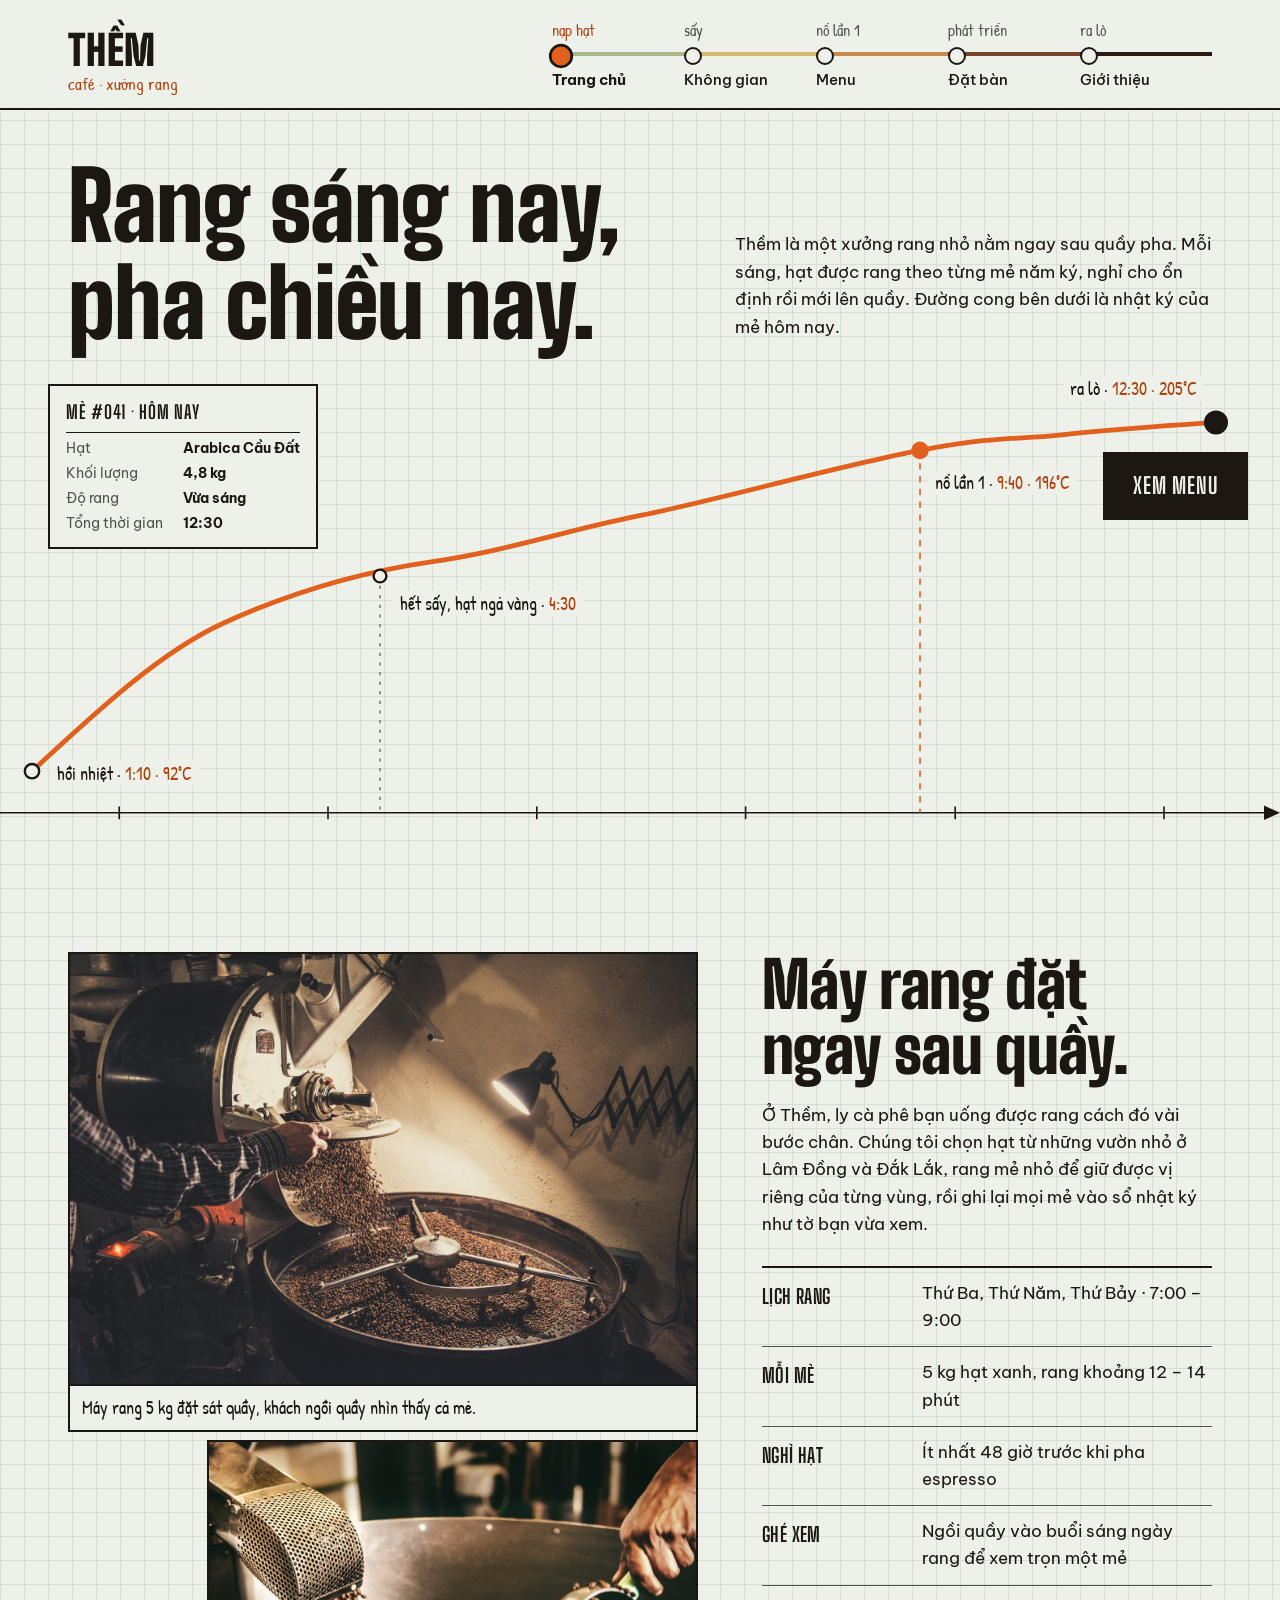
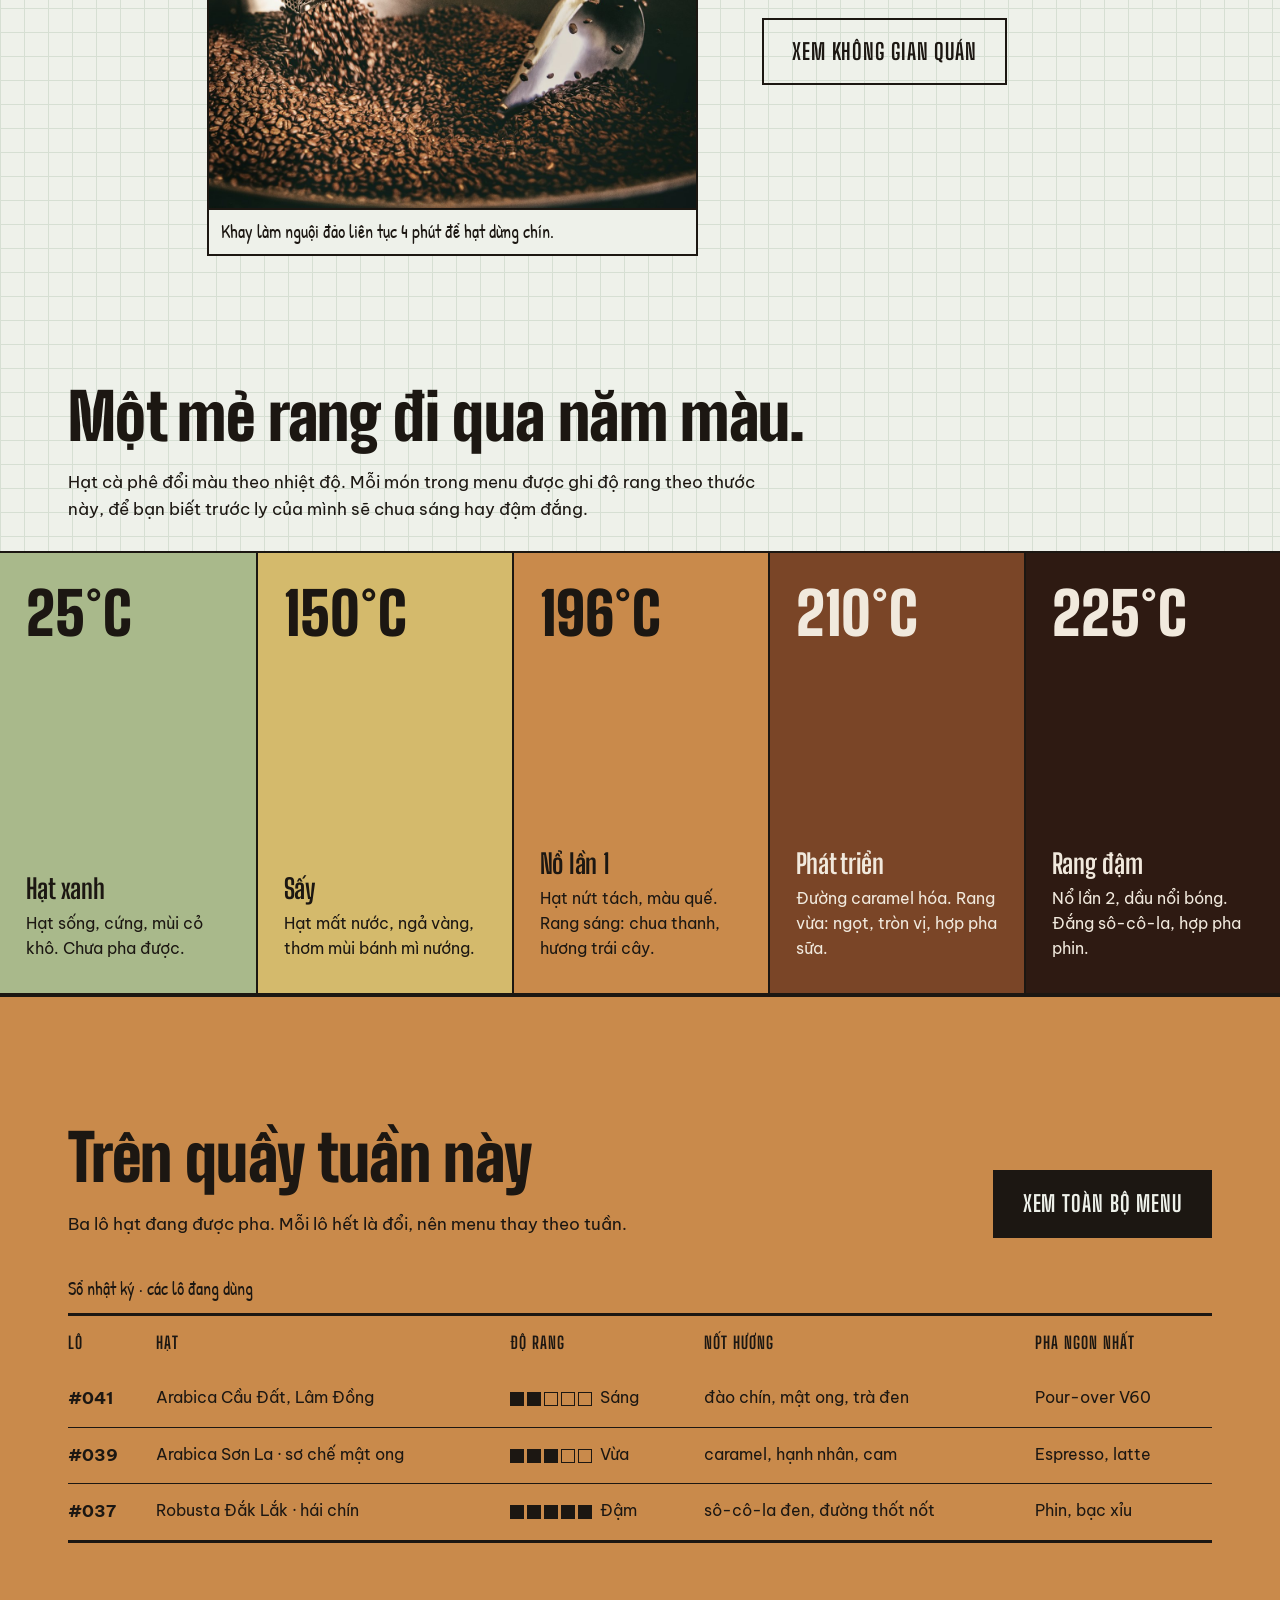
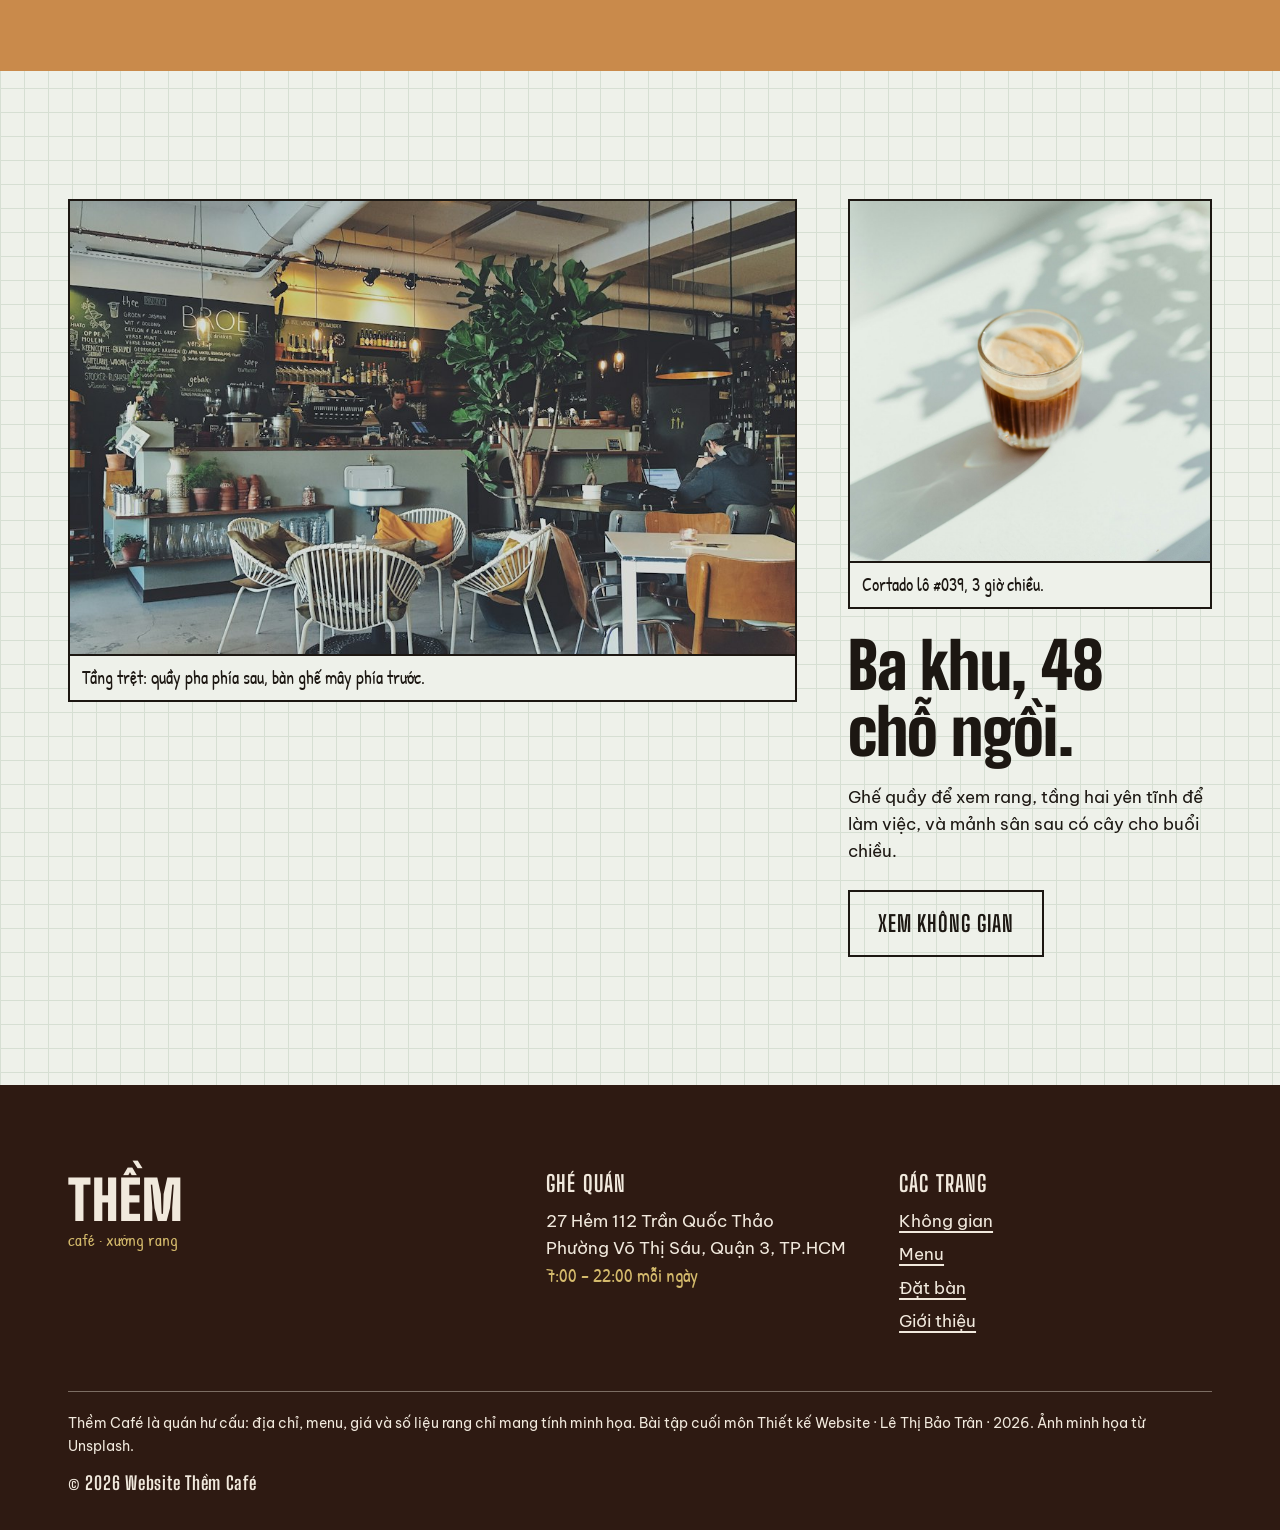
<file: HTML/index.html>
<!DOCTYPE html>
<html lang="vi">
<head>
  <meta charset="UTF-8">
  <meta name="viewport" content="width=device-width, initial-scale=1.0">
  <title>Thềm Café · Xưởng rang và quầy pha ở Quận 3</title>
  <meta name="description" content="Thềm Café rang hạt ngay tại quán mỗi sáng. Xem nhật ký mẻ rang hôm nay và menu theo độ rang.">
  <link rel="stylesheet" href="../css/fonts.css">
  <link rel="preconnect" href="https://fonts.googleapis.com">
  <link rel="preconnect" href="https://fonts.gstatic.com" crossorigin>
  <link rel="stylesheet" href="https://fonts.googleapis.com/css2?family=Be+Vietnam+Pro:ital,wght@0,400;0,500;0,700;1,400&family=Big+Shoulders+Display:wght@700;900&family=Patrick+Hand&display=swap">
  <link rel="stylesheet" href="../css/style.css">
</head>
<body>

  <!-- Đầu trang -->
  <header class="dau-trang">
    <div class="khung dau-trang__hang">
      <a class="logo" href="index.html">
        <span class="logo__chu">Thềm</span>
        <span class="logo__phu">café · xưởng rang</span>
      </a>
      <nav class="dieu-huong" aria-label="Điều hướng chính">
        <ol>
          <li class="giai-doan--1"><a href="index.html" aria-current="page"><span class="giai-doan__ten">nạp hạt</span><span class="giai-doan__trang">Trang chủ</span></a></li>
          <li class="giai-doan--2"><a href="khong-gian.html"><span class="giai-doan__ten">sấy</span><span class="giai-doan__trang">Không gian</span></a></li>
          <li class="giai-doan--3"><a href="menu.html"><span class="giai-doan__ten">nổ lần 1</span><span class="giai-doan__trang">Menu</span></a></li>
          <li class="giai-doan--4"><a href="dat-ban.html"><span class="giai-doan__ten">phát triển</span><span class="giai-doan__trang">Đặt bàn</span></a></li>
          <li class="giai-doan--5"><a href="gioi-thieu.html"><span class="giai-doan__ten">ra lò</span><span class="giai-doan__trang">Giới thiệu</span></a></li>
        </ol>
      </nav>
    </div>
  </header>

  <main>

    <!-- Mở đầu: đường cong mẻ rang hôm nay -->
    <section class="mo-dau">
      <div class="khung mo-dau__chu">
        <h1>Rang sáng nay, pha chiều nay.</h1>
        <p class="mo-dau__mo-ta">Thềm là một xưởng rang nhỏ nằm ngay sau quầy pha. Mỗi sáng, hạt được rang theo từng mẻ năm ký, nghỉ cho ổn định rồi mới lên quầy. Đường cong bên dưới là nhật ký của mẻ hôm nay.</p>
      </div>

      <figure class="bieu-do">
        <div class="so-lieu">
          <p class="so-lieu__tieu-de">Mẻ #041 · hôm nay</p>
          <dl>
            <dt>Hạt</dt><dd>Arabica Cầu Đất</dd>
            <dt>Khối lượng</dt><dd>4,8 kg</dd>
            <dt>Độ rang</dt><dd>Vừa sáng</dd>
            <dt>Tổng thời gian</dt><dd>12:30</dd>
          </dl>
        </div>

        <!-- khung giữ đúng tỉ lệ của hình, các ghi chú đặt theo % bên trong -->
        <div class="bieu-do__khung">
          <picture>
            <source media="(max-width: 640px)" srcset="../IMG/duong-cong-rang-doc.svg">
            <img src="../IMG/duong-cong-rang.svg" alt="Biểu đồ nhiệt độ hạt của mẻ rang số 041: hạt hồi nhiệt ở 92°C lúc 1 phút 10 giây, nổ lần đầu ở 196°C lúc 9 phút 40 giây và ra lò ở 205°C lúc 12 phút 30 giây.">
          </picture>
          <p class="ghi-chu ghi-chu--hoi-nhiet">hồi nhiệt · <b>1:10 · 92°C</b></p>
          <p class="ghi-chu ghi-chu--say">hết sấy, hạt ngả vàng · <b>4:30</b></p>
          <p class="ghi-chu ghi-chu--no">nổ lần 1 · <b>9:40 · 196°C</b></p>
          <p class="ghi-chu ghi-chu--ra-lo">ra lò · <b>12:30 · 205°C</b></p>
        </div>

        <a class="nut nut--ra-lo" href="menu.html">Xem menu</a>
        <figcaption class="truc-thoi-gian">thời gian rang (phút)</figcaption>
      </figure>
    </section>

    <!-- Xưởng rang sau quầy -->
    <section class="muc">
      <div class="khung xuong">
        <div>
          <figure class="xuong__anh-chinh">
            <img src="../IMG/may-rang.jpg" alt="Người thợ đổ hạt cà phê vừa rang từ trống máy rang xuống khay làm nguội" width="1600" height="1100" loading="lazy">
            <figcaption>Máy rang 5 kg đặt sát quầy, khách ngồi quầy nhìn thấy cả mẻ.</figcaption>
          </figure>
          <figure class="anh-chu-thich xuong__anh-phu">
            <img src="../IMG/khay-lam-nguoi.jpg" alt="Thợ rang dùng xẻng kim loại đảo hạt cà phê nâu trong khay làm nguội" width="1200" height="900" loading="lazy">
            <figcaption>Khay làm nguội đảo liên tục 4 phút để hạt dừng chín.</figcaption>
          </figure>
        </div>

        <div>
          <h2>Máy rang đặt ngay sau quầy.</h2>
          <p>Ở Thềm, ly cà phê bạn uống được rang cách đó vài bước chân. Chúng tôi chọn hạt từ những vườn nhỏ ở Lâm Đồng và Đắk Lắk, rang mẻ nhỏ để giữ được vị riêng của từng vùng, rồi ghi lại mọi mẻ vào sổ nhật ký như tờ bạn vừa xem.</p>

          <ul class="thong-so">
            <li><b>Lịch rang</b><span>Thứ Ba, Thứ Năm, Thứ Bảy · 7:00 – 9:00</span></li>
            <li><b>Mỗi mẻ</b><span>5 kg hạt xanh, rang khoảng 12 – 14 phút</span></li>
            <li><b>Nghỉ hạt</b><span>Ít nhất 48 giờ trước khi pha espresso</span></li>
            <li><b>Ghé xem</b><span>Ngồi quầy vào buổi sáng ngày rang để xem trọn một mẻ</span></li>
          </ul>

          <a class="nut nut--vien" href="khong-gian.html">Xem không gian quán</a>
        </div>
      </div>
    </section>

    <!-- Thước màu rang -->
    <section aria-labelledby="tieu-de-thuoc">
      <div class="khung thuoc-rang__dau">
        <h2 id="tieu-de-thuoc">Một mẻ rang đi qua năm màu.</h2>
        <p>Hạt cà phê đổi màu theo nhiệt độ. Mỗi món trong menu được ghi độ rang theo thước này, để bạn biết trước ly của mình sẽ chua sáng hay đậm đắng.</p>
      </div>

      <div class="thuoc-rang">
        <div class="thuoc-rang__muc nen-hat-xanh">
          <span class="thuoc-rang__nhiet so">25°C</span>
          <div>
            <h3>Hạt xanh</h3>
            <p>Hạt sống, cứng, mùi cỏ khô. Chưa pha được.</p>
          </div>
        </div>
        <div class="thuoc-rang__muc nen-say">
          <span class="thuoc-rang__nhiet so">150°C</span>
          <div>
            <h3>Sấy</h3>
            <p>Hạt mất nước, ngả vàng, thơm mùi bánh mì nướng.</p>
          </div>
        </div>
        <div class="thuoc-rang__muc nen-que">
          <span class="thuoc-rang__nhiet so">196°C</span>
          <div>
            <h3>Nổ lần 1</h3>
            <p>Hạt nứt tách, màu quế. Rang sáng: chua thanh, hương trái cây.</p>
          </div>
        </div>
        <div class="thuoc-rang__muc nen-nau">
          <span class="thuoc-rang__nhiet so">210°C</span>
          <div>
            <h3>Phát triển</h3>
            <p>Đường caramel hóa. Rang vừa: ngọt, tròn vị, hợp pha sữa.</p>
          </div>
        </div>
        <div class="thuoc-rang__muc nen-rang-dam">
          <span class="thuoc-rang__nhiet so">225°C</span>
          <div>
            <h3>Rang đậm</h3>
            <p>Nổ lần 2, dầu nổi bóng. Đắng sô-cô-la, hợp pha phin.</p>
          </div>
        </div>
      </div>
    </section>

    <!-- Mẻ tuần này -->
    <section class="muc nen-que muc-tuan-nay">
      <div class="khung">
        <div class="muc-tuan-nay__dau">
          <div>
            <h2>Trên quầy tuần này</h2>
            <p>Ba lô hạt đang được pha. Mỗi lô hết là đổi, nên menu thay theo tuần.</p>
          </div>
          <a class="nut" href="menu.html">Xem toàn bộ menu</a>
        </div>

        <table class="bang-nhat-ky">
          <caption>Sổ nhật ký · các lô đang dùng</caption>
          <thead>
            <tr>
              <th scope="col">Lô</th>
              <th scope="col">Hạt</th>
              <th scope="col">Độ rang</th>
              <th scope="col">Nốt hương</th>
              <th scope="col">Pha ngon nhất</th>
            </tr>
          </thead>
          <tbody>
            <tr>
              <th scope="row">#041</th>
              <td data-nhan="Hạt">Arabica Cầu Đất, Lâm Đồng</td>
              <td data-nhan="Độ rang"><span class="do-rang do-rang--sang" aria-hidden="true"><span></span><span></span><span></span><span></span><span></span></span>Sáng</td>
              <td data-nhan="Nốt hương">đào chín, mật ong, trà đen</td>
              <td data-nhan="Pha ngon nhất">Pour-over V60</td>
            </tr>
            <tr>
              <th scope="row">#039</th>
              <td data-nhan="Hạt">Arabica Sơn La · sơ chế mật ong</td>
              <td data-nhan="Độ rang"><span class="do-rang do-rang--vua" aria-hidden="true"><span></span><span></span><span></span><span></span><span></span></span>Vừa</td>
              <td data-nhan="Nốt hương">caramel, hạnh nhân, cam</td>
              <td data-nhan="Pha ngon nhất">Espresso, latte</td>
            </tr>
            <tr>
              <th scope="row">#037</th>
              <td data-nhan="Hạt">Robusta Đắk Lắk · hái chín</td>
              <td data-nhan="Độ rang"><span class="do-rang do-rang--dam" aria-hidden="true"><span></span><span></span><span></span><span></span><span></span></span>Đậm</td>
              <td data-nhan="Nốt hương">sô-cô-la đen, đường thốt nốt</td>
              <td data-nhan="Pha ngon nhất">Phin, bạc xỉu</td>
            </tr>
          </tbody>
        </table>
      </div>
    </section>

    <!-- Không gian (tóm tắt) -->
    <section class="muc">
      <div class="khung ban-tom-tat">
        <figure class="anh-chu-thich ban-tom-tat__anh-lon">
          <img src="../IMG/goc-cay-xanh.jpg" alt="Gian trong của quán với bàn ghế mây, chậu cây lớn và quầy pha phía sau" width="1000" height="750" loading="lazy">
          <figcaption>Tầng trệt: quầy pha phía sau, bàn ghế mây phía trước.</figcaption>
        </figure>
        <figure class="anh-chu-thich ban-tom-tat__anh-nho">
          <img src="../IMG/ly-cortado.jpg" alt="Một ly cortado trong cốc thủy tinh dưới nắng chiều, bóng lá in trên mặt bàn" width="1000" height="1000" loading="lazy">
          <figcaption>Cortado lô #039, 3 giờ chiều.</figcaption>
        </figure>
        <div class="ban-tom-tat__chu">
          <h2>Ba khu, 48 chỗ ngồi.</h2>
          <p>Ghế quầy để xem rang, tầng hai yên tĩnh để làm việc, và mảnh sân sau có cây cho buổi chiều.</p>
          <a class="nut nut--vien" href="khong-gian.html">Xem không gian</a>
        </div>
      </div>
    </section>

  </main>

  <!-- Chân trang -->
  <footer class="chan-trang">
    <div class="khung">
      <div class="chan-trang__hang">
        <div>
          <a class="logo" href="index.html">
            <span class="logo__chu">Thềm</span>
            <span class="logo__phu">café · xưởng rang</span>
          </a>
        </div>
        <div>
          <h2>Ghé quán</h2>
          <address>
            27 Hẻm 112 Trần Quốc Thảo<br>
            Phường Võ Thị Sáu, Quận 3, TP.HCM
          </address>
          <p class="viet-tay">7:00 – 22:00 mỗi ngày</p>
        </div>
        <div>
          <h2>Các trang</h2>
          <ul>
            <li><a href="khong-gian.html">Không gian</a></li>
            <li><a href="menu.html">Menu</a></li>
            <li><a href="dat-ban.html">Đặt bàn</a></li>
            <li><a href="gioi-thieu.html">Giới thiệu</a></li>
          </ul>
        </div>
      </div>
      <p class="chan-trang__ghi-chu">Thềm Café là quán hư cấu: địa chỉ, menu, giá và số liệu rang chỉ mang tính minh họa. Bài tập cuối môn Thiết kế Website · Lê Thị Bảo Trân · 2026. Ảnh minh họa từ Unsplash.</p>
      <p class="chan-trang__ban-quyen">&copy; 2026 Website Thềm Café</p>
    </div>
  </footer>

</body>
</html>
</file>
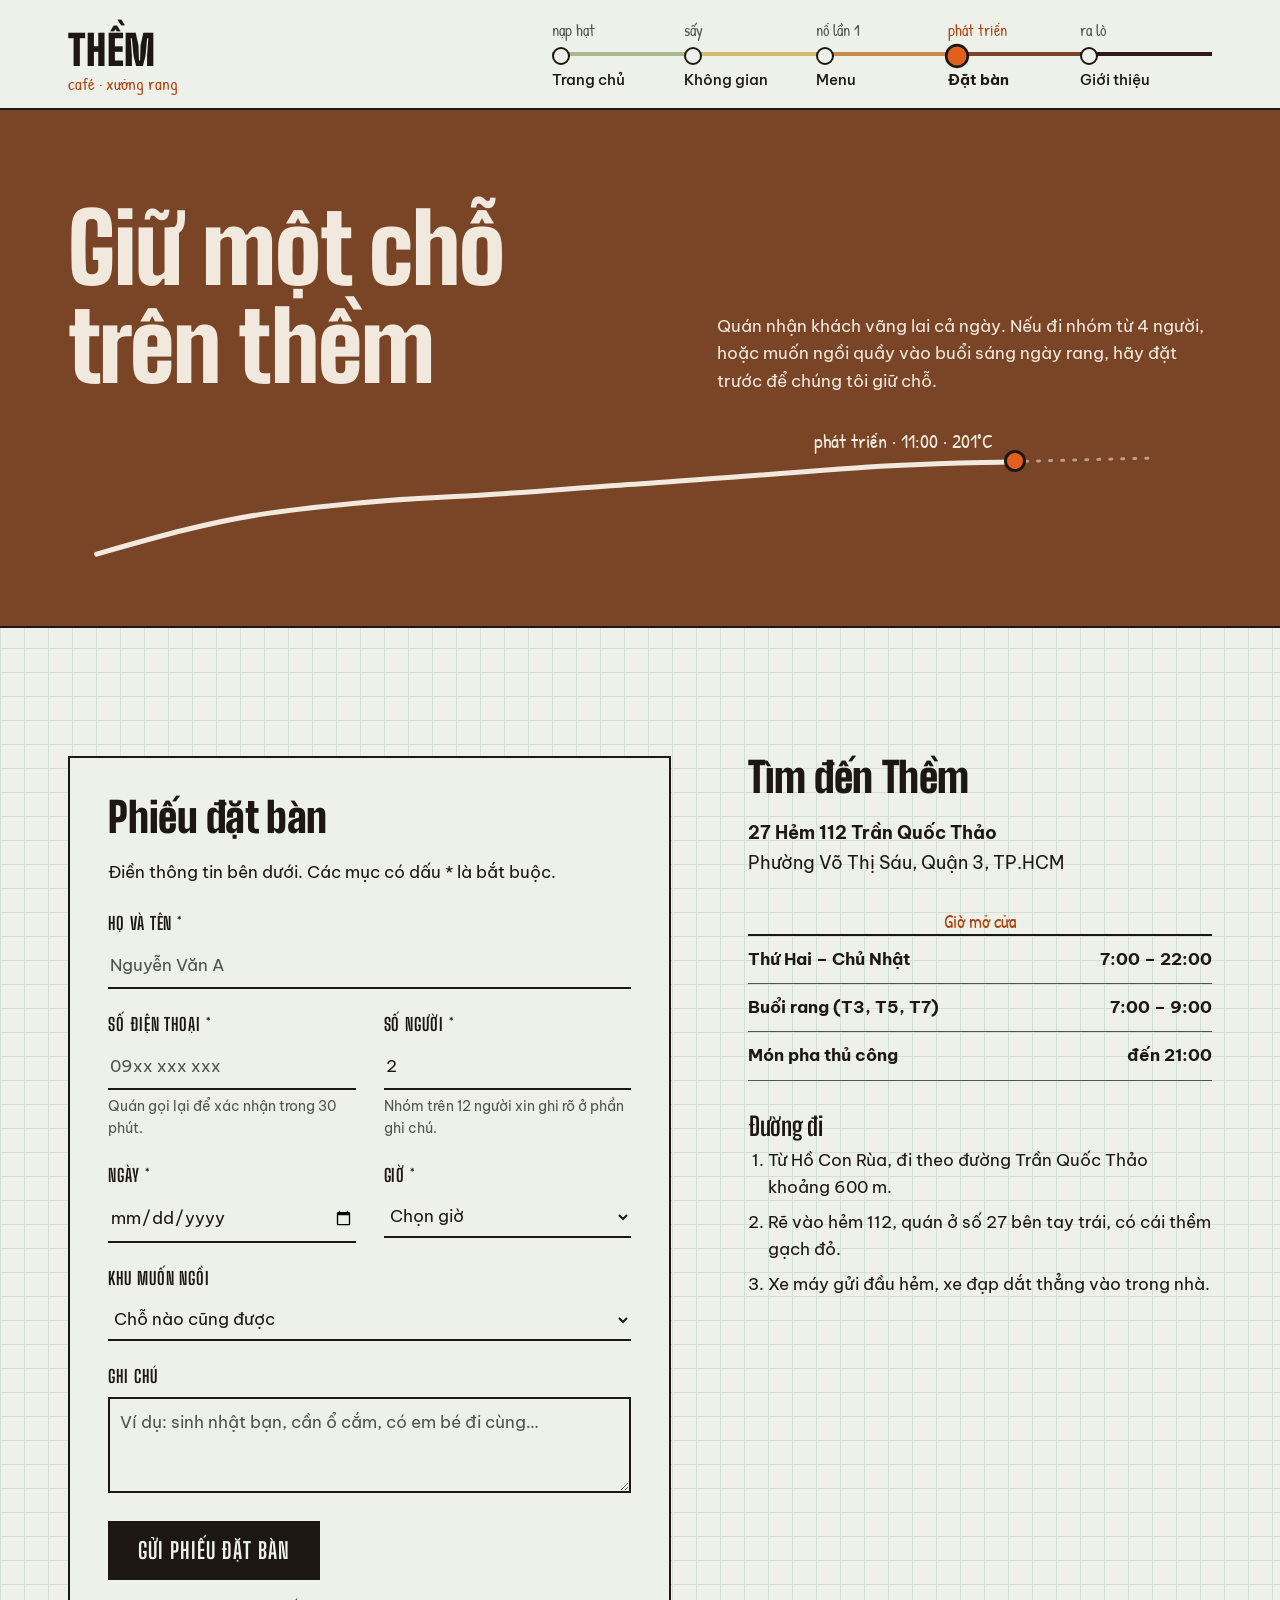
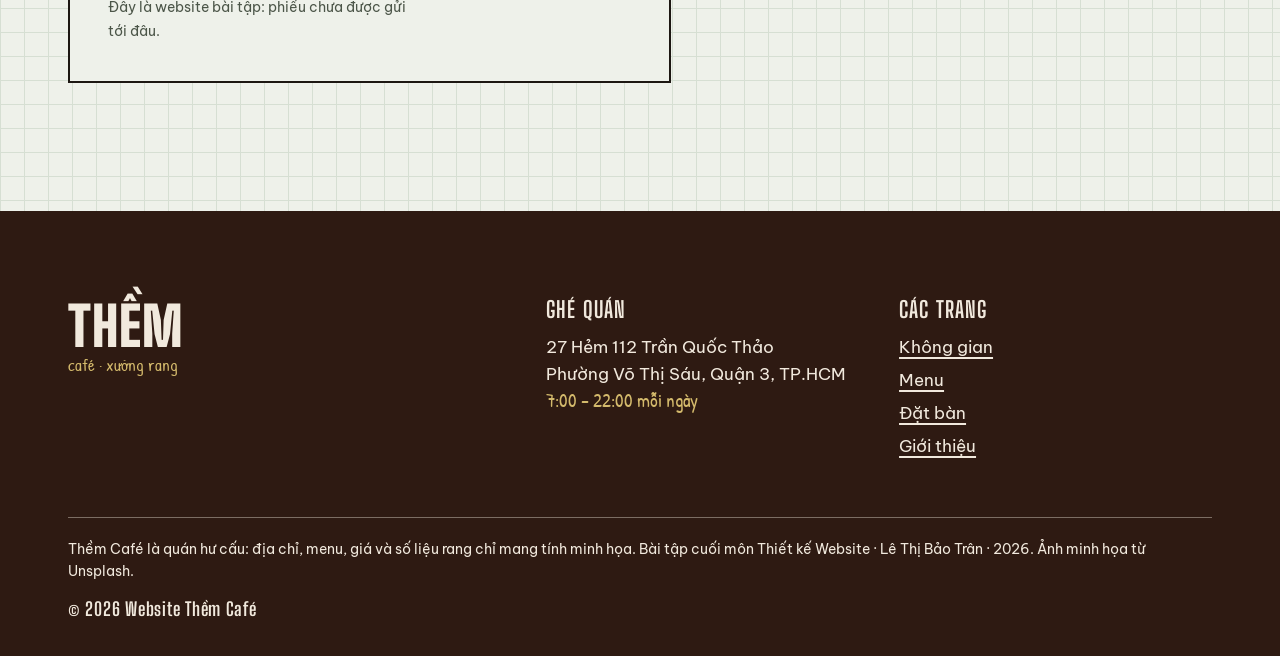
<file: HTML/dat-ban.html>
<!DOCTYPE html>
<html lang="vi">
<head>
  <meta charset="UTF-8">
  <meta name="viewport" content="width=device-width, initial-scale=1.0">
  <title>Đặt bàn · Thềm Café</title>
  <meta name="description" content="Đặt bàn tại Thềm Café, xem địa chỉ, giờ mở cửa và đường đi.">
  <link rel="stylesheet" href="../css/fonts.css">
  <link rel="preconnect" href="https://fonts.googleapis.com">
  <link rel="preconnect" href="https://fonts.gstatic.com" crossorigin>
  <link rel="stylesheet" href="https://fonts.googleapis.com/css2?family=Be+Vietnam+Pro:ital,wght@0,400;0,500;0,700;1,400&family=Big+Shoulders+Display:wght@700;900&family=Patrick+Hand&display=swap">
  <link rel="stylesheet" href="../css/style.css">
</head>
<body>

  <!-- Đầu trang -->
  <header class="dau-trang">
    <div class="khung dau-trang__hang">
      <a class="logo" href="index.html">
        <span class="logo__chu">Thềm</span>
        <span class="logo__phu">café · xưởng rang</span>
      </a>
      <nav class="dieu-huong" aria-label="Điều hướng chính">
        <ol>
          <li class="giai-doan--1"><a href="index.html"><span class="giai-doan__ten">nạp hạt</span><span class="giai-doan__trang">Trang chủ</span></a></li>
          <li class="giai-doan--2"><a href="khong-gian.html"><span class="giai-doan__ten">sấy</span><span class="giai-doan__trang">Không gian</span></a></li>
          <li class="giai-doan--3"><a href="menu.html"><span class="giai-doan__ten">nổ lần 1</span><span class="giai-doan__trang">Menu</span></a></li>
          <li class="giai-doan--4"><a href="dat-ban.html" aria-current="page"><span class="giai-doan__ten">phát triển</span><span class="giai-doan__trang">Đặt bàn</span></a></li>
          <li class="giai-doan--5"><a href="gioi-thieu.html"><span class="giai-doan__ten">ra lò</span><span class="giai-doan__trang">Giới thiệu</span></a></li>
        </ol>
      </nav>
    </div>
  </header>

  <main>

    <!-- Tiêu đề trang -->
    <section class="dau-trang-con nen-nau">
      <div class="khung dau-trang-con__hang">
        <div>
          <h1>Giữ một chỗ trên thềm</h1>
        </div>
        <p class="dau-trang-con__mo-ta">Quán nhận khách vãng lai cả ngày. Nếu đi nhóm từ 4 người, hoặc muốn ngồi quầy vào buổi sáng ngày rang, hãy đặt trước để chúng tôi giữ chỗ.</p>
      </div>
          <div class="khung">
        <div class="duong-cong-trang duong-cong-trang--phat-trien">
          <img src="../IMG/duong-cong-phat-trien.svg" alt="">
          <span class="duong-cong-trang__moc"></span>
          <p class="duong-cong-trang__ghi-chu">phát triển · 11:00 · 201°C</p>
        </div>
      </div>
    </section>

    <section class="muc">
      <div class="khung dat-ban">

        <!-- Phiếu đặt bàn -->
        <form class="phieu-dat-ban" action="#" method="get">
          <h2>Phiếu đặt bàn</h2>
          <p>Điền thông tin bên dưới. Các mục có dấu * là bắt buộc.</p>

          <div class="phieu-dat-ban__luoi">
            <div class="truong truong--rong">
              <label for="ho-ten">Họ và tên *</label>
              <input id="ho-ten" name="ho-ten" type="text" autocomplete="name" placeholder="Nguyễn Văn A" required>
            </div>
            <div class="truong">
              <label for="so-dien-thoai">Số điện thoại *</label>
              <input id="so-dien-thoai" name="so-dien-thoai" type="tel" autocomplete="tel" placeholder="09xx xxx xxx" pattern="[0-9 ]{10,13}" required>
              <small>Quán gọi lại để xác nhận trong 30 phút.</small>
            </div>
            <div class="truong">
              <label for="so-nguoi">Số người *</label>
              <input id="so-nguoi" name="so-nguoi" type="number" min="1" max="12" value="2" required>
              <small>Nhóm trên 12 người xin ghi rõ ở phần ghi chú.</small>
            </div>
            <div class="truong">
              <label for="ngay">Ngày *</label>
              <input id="ngay" name="ngay" type="date" required>
            </div>
            <div class="truong">
              <label for="gio">Giờ *</label>
              <select id="gio" name="gio" required>
                <option value="">Chọn giờ</option>
                <option>7:00 (ngày rang)</option>
                <option>8:00 (ngày rang)</option>
                <option>9:00</option>
                <option>10:00</option>
                <option>14:00</option>
                <option>15:00</option>
                <option>16:00</option>
                <option>18:00</option>
                <option>19:00</option>
                <option>20:00</option>
              </select>
            </div>
            <div class="truong truong--rong">
              <label for="khu">Khu muốn ngồi</label>
              <select id="khu" name="khu">
                <option>Chỗ nào cũng được</option>
                <option>Quầy pha (xem rang)</option>
                <option>Tầng hai (yên tĩnh)</option>
                <option>Sân sau (đi nhóm)</option>
              </select>
            </div>
            <div class="truong truong--rong">
              <label for="ghi-chu">Ghi chú</label>
              <textarea id="ghi-chu" name="ghi-chu" placeholder="Ví dụ: sinh nhật bạn, cần ổ cắm, có em bé đi cùng…"></textarea>
            </div>
          </div>

          <div class="phieu-dat-ban__cuoi">
            <button class="nut" type="submit">Gửi phiếu đặt bàn</button>
            <p>Đây là website bài tập: phiếu chưa được gửi tới đâu.</p>
          </div>
        </form>

        <!-- Thông tin quán -->
        <div class="thong-tin-quan">
          <h2>Tìm đến Thềm</h2>
          <address class="dia-chi">
            <strong>27 Hẻm 112 Trần Quốc Thảo</strong><br>
            Phường Võ Thị Sáu, Quận 3, TP.HCM
          </address>

          <table class="bang-gio">
            <caption class="viet-tay">Giờ mở cửa</caption>
            <tbody>
              <tr>
                <th scope="row">Thứ Hai – Chủ Nhật</th>
                <td>7:00 – 22:00</td>
              </tr>
              <tr>
                <th scope="row">Buổi rang (T3, T5, T7)</th>
                <td>7:00 – 9:00</td>
              </tr>
              <tr>
                <th scope="row">Món pha thủ công</th>
                <td>đến 21:00</td>
              </tr>
            </tbody>
          </table>

          <h3>Đường đi</h3>
          <ol class="duong-di">
            <li>Từ Hồ Con Rùa, đi theo đường Trần Quốc Thảo khoảng 600 m.</li>
            <li>Rẽ vào hẻm 112, quán ở số 27 bên tay trái, có cái thềm gạch đỏ.</li>
            <li>Xe máy gửi đầu hẻm, xe đạp dắt thẳng vào trong nhà.</li>
          </ol>
        </div>

      </div>
    </section>

  </main>

  <!-- Chân trang -->
  <footer class="chan-trang">
    <div class="khung">
      <div class="chan-trang__hang">
        <div>
          <a class="logo" href="index.html">
            <span class="logo__chu">Thềm</span>
            <span class="logo__phu">café · xưởng rang</span>
          </a>
        </div>
        <div>
          <h2>Ghé quán</h2>
          <address>
            27 Hẻm 112 Trần Quốc Thảo<br>
            Phường Võ Thị Sáu, Quận 3, TP.HCM
          </address>
          <p class="viet-tay">7:00 – 22:00 mỗi ngày</p>
        </div>
        <div>
          <h2>Các trang</h2>
          <ul>
            <li><a href="khong-gian.html">Không gian</a></li>
            <li><a href="menu.html">Menu</a></li>
            <li><a href="dat-ban.html">Đặt bàn</a></li>
            <li><a href="gioi-thieu.html">Giới thiệu</a></li>
          </ul>
        </div>
      </div>
      <p class="chan-trang__ghi-chu">Thềm Café là quán hư cấu: địa chỉ, menu, giá và số liệu rang chỉ mang tính minh họa. Bài tập cuối môn Thiết kế Website · Lê Thị Bảo Trân · 2026. Ảnh minh họa từ Unsplash.</p>
      <p class="chan-trang__ban-quyen">&copy; 2026 Website Thềm Café</p>
    </div>
  </footer>

</body>
</html>
</file>
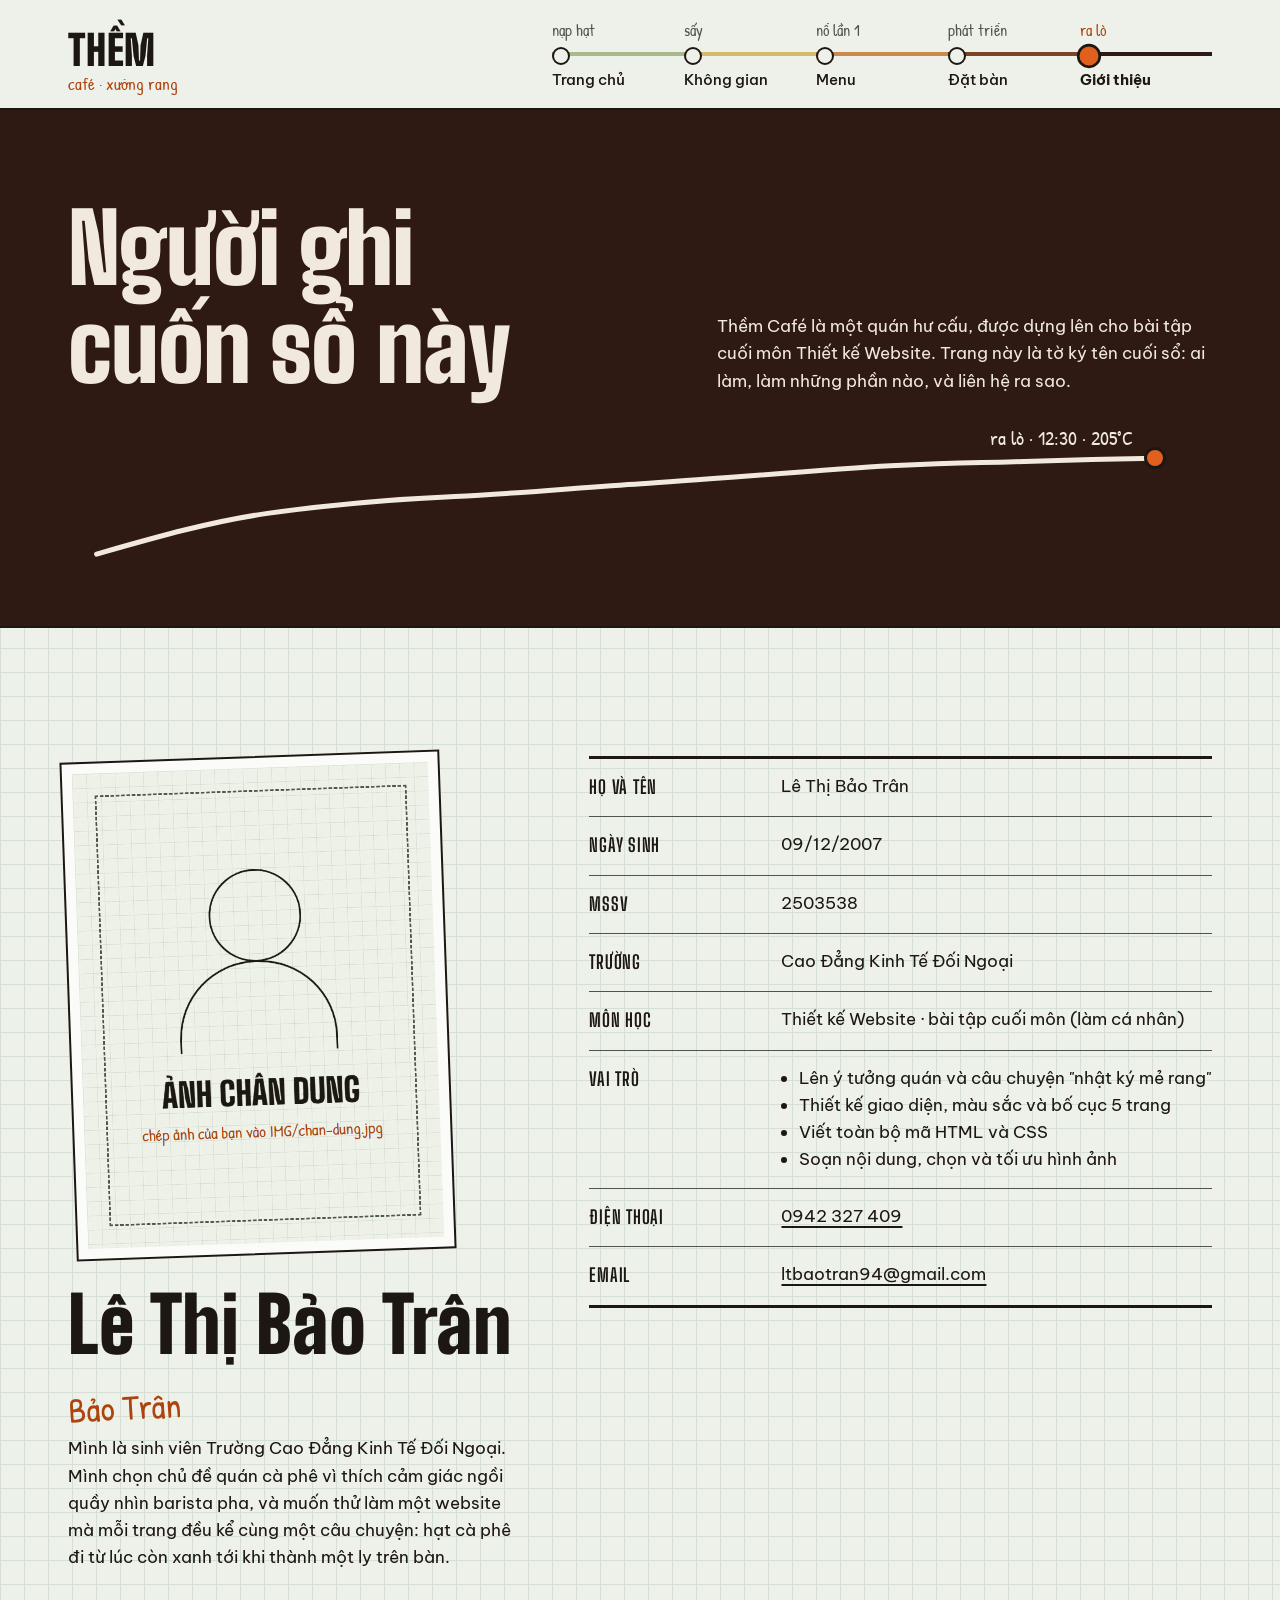
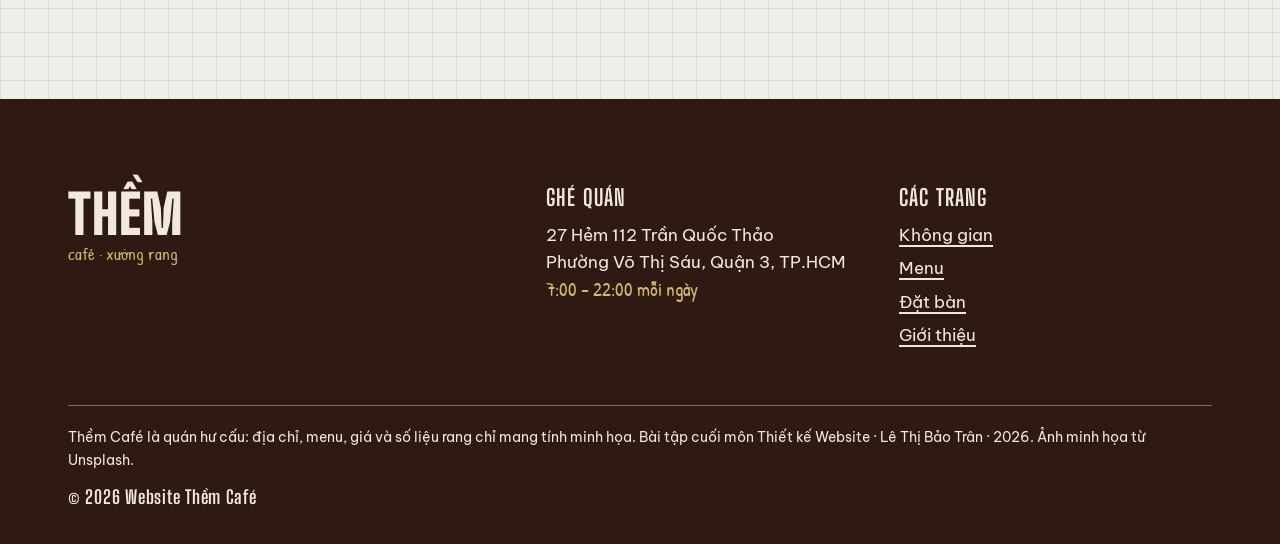
<file: HTML/gioi-thieu.html>
<!DOCTYPE html>
<html lang="vi">
<head>
  <meta charset="UTF-8">
  <meta name="viewport" content="width=device-width, initial-scale=1.0">
  <title>Giới thiệu · Thềm Café</title>
  <meta name="description" content="Thông tin người thực hiện website Thềm Café, bài tập cuối môn Thiết kế Website.">
  <link rel="stylesheet" href="../css/fonts.css">
  <link rel="preconnect" href="https://fonts.googleapis.com">
  <link rel="preconnect" href="https://fonts.gstatic.com" crossorigin>
  <link rel="stylesheet" href="https://fonts.googleapis.com/css2?family=Be+Vietnam+Pro:ital,wght@0,400;0,500;0,700;1,400&family=Big+Shoulders+Display:wght@700;900&family=Patrick+Hand&display=swap">
  <link rel="stylesheet" href="../css/style.css">
</head>
<body>

  <!-- Đầu trang -->
  <header class="dau-trang">
    <div class="khung dau-trang__hang">
      <a class="logo" href="index.html">
        <span class="logo__chu">Thềm</span>
        <span class="logo__phu">café · xưởng rang</span>
      </a>
      <nav class="dieu-huong" aria-label="Điều hướng chính">
        <ol>
          <li class="giai-doan--1"><a href="index.html"><span class="giai-doan__ten">nạp hạt</span><span class="giai-doan__trang">Trang chủ</span></a></li>
          <li class="giai-doan--2"><a href="khong-gian.html"><span class="giai-doan__ten">sấy</span><span class="giai-doan__trang">Không gian</span></a></li>
          <li class="giai-doan--3"><a href="menu.html"><span class="giai-doan__ten">nổ lần 1</span><span class="giai-doan__trang">Menu</span></a></li>
          <li class="giai-doan--4"><a href="dat-ban.html"><span class="giai-doan__ten">phát triển</span><span class="giai-doan__trang">Đặt bàn</span></a></li>
          <li class="giai-doan--5"><a href="gioi-thieu.html" aria-current="page"><span class="giai-doan__ten">ra lò</span><span class="giai-doan__trang">Giới thiệu</span></a></li>
        </ol>
      </nav>
    </div>
  </header>

  <main>

    <!-- Tiêu đề trang -->
    <section class="dau-trang-con nen-rang-dam">
      <div class="khung dau-trang-con__hang">
        <div>
          <h1>Người ghi cuốn sổ này</h1>
        </div>
        <p class="dau-trang-con__mo-ta">Thềm Café là một quán hư cấu, được dựng lên cho bài tập cuối môn Thiết kế Website. Trang này là tờ ký tên cuối sổ: ai làm, làm những phần nào, và liên hệ ra sao.</p>
      </div>
          <div class="khung">
        <div class="duong-cong-trang duong-cong-trang--ra-lo">
          <img src="../IMG/duong-cong-ra-lo.svg" alt="">
          <span class="duong-cong-trang__moc"></span>
          <p class="duong-cong-trang__ghi-chu">ra lò · 12:30 · 205°C</p>
        </div>
      </div>
    </section>

    <!-- Tờ ký tên -->
    <section class="muc">
      <div class="khung trang-ky">
        <div>
          <!-- Ảnh chân dung: thay file IMG/chan-dung.jpg bằng ảnh của bạn (tỉ lệ 3:4, giữ nguyên tên file) -->
          <figure class="chan-dung">
            <img src="../IMG/chan-dung.jpg" alt="Ảnh chân dung của Lê Thị Bảo Trân" width="600" height="800">          </figure>
          <p class="trang-ky__ten">Lê Thị Bảo Trân</p>
          <p class="trang-ky__chu-ky" aria-hidden="true">Bảo Trân</p>
          <p>Mình là sinh viên Trường Cao Đẳng Kinh Tế Đối Ngoại. Mình chọn chủ đề quán cà phê vì thích cảm giác ngồi quầy nhìn barista pha, và muốn thử làm một website mà mỗi trang đều kể cùng một câu chuyện: hạt cà phê đi từ lúc còn xanh tới khi thành một ly trên bàn.</p>
        </div>

        <dl class="ho-so">
          <div>
            <dt>Họ và tên</dt>
            <dd>Lê Thị Bảo Trân</dd>
          </div>
          <div>
            <dt>Ngày sinh</dt>
            <dd>09/12/2007</dd>
          </div>
          <div>
            <dt>MSSV</dt>
            <dd>2503538</dd>
          </div>
          <div>
            <dt>Trường</dt>
            <dd>Cao Đẳng Kinh Tế Đối Ngoại</dd>
          </div>
          <div>
            <dt>Môn học</dt>
            <dd>Thiết kế Website · bài tập cuối môn (làm cá nhân)</dd>
          </div>
          <div>
            <dt>Vai trò</dt>
            <dd>
              <ul>
                <li>Lên ý tưởng quán và câu chuyện "nhật ký mẻ rang"</li>
                <li>Thiết kế giao diện, màu sắc và bố cục 5 trang</li>
                <li>Viết toàn bộ mã HTML và CSS</li>
                <li>Soạn nội dung, chọn và tối ưu hình ảnh</li>
              </ul>
            </dd>
          </div>
          <div>
            <dt>Điện thoại</dt>
            <dd><a href="tel:0942327409">0942 327 409</a></dd>
          </div>
          <div>
            <dt>Email</dt>
            <dd><a href="mailto:ltbaotran94@gmail.com">ltbaotran94@gmail.com</a></dd>
          </div>
        </dl>
      </div>
    </section>

  </main>

  <!-- Chân trang -->
  <footer class="chan-trang">
    <div class="khung">
      <div class="chan-trang__hang">
        <div>
          <a class="logo" href="index.html">
            <span class="logo__chu">Thềm</span>
            <span class="logo__phu">café · xưởng rang</span>
          </a>
        </div>
        <div>
          <h2>Ghé quán</h2>
          <address>
            27 Hẻm 112 Trần Quốc Thảo<br>
            Phường Võ Thị Sáu, Quận 3, TP.HCM
          </address>
          <p class="viet-tay">7:00 – 22:00 mỗi ngày</p>
        </div>
        <div>
          <h2>Các trang</h2>
          <ul>
            <li><a href="khong-gian.html">Không gian</a></li>
            <li><a href="menu.html">Menu</a></li>
            <li><a href="dat-ban.html">Đặt bàn</a></li>
            <li><a href="gioi-thieu.html">Giới thiệu</a></li>
          </ul>
        </div>
      </div>
      <p class="chan-trang__ghi-chu">Thềm Café là quán hư cấu: địa chỉ, menu, giá và số liệu rang chỉ mang tính minh họa. Bài tập cuối môn Thiết kế Website · Lê Thị Bảo Trân · 2026. Ảnh minh họa từ Unsplash.</p>
      <p class="chan-trang__ban-quyen">&copy; 2026 Website Thềm Café</p>
    </div>
  </footer>

</body>
</html>
</file>
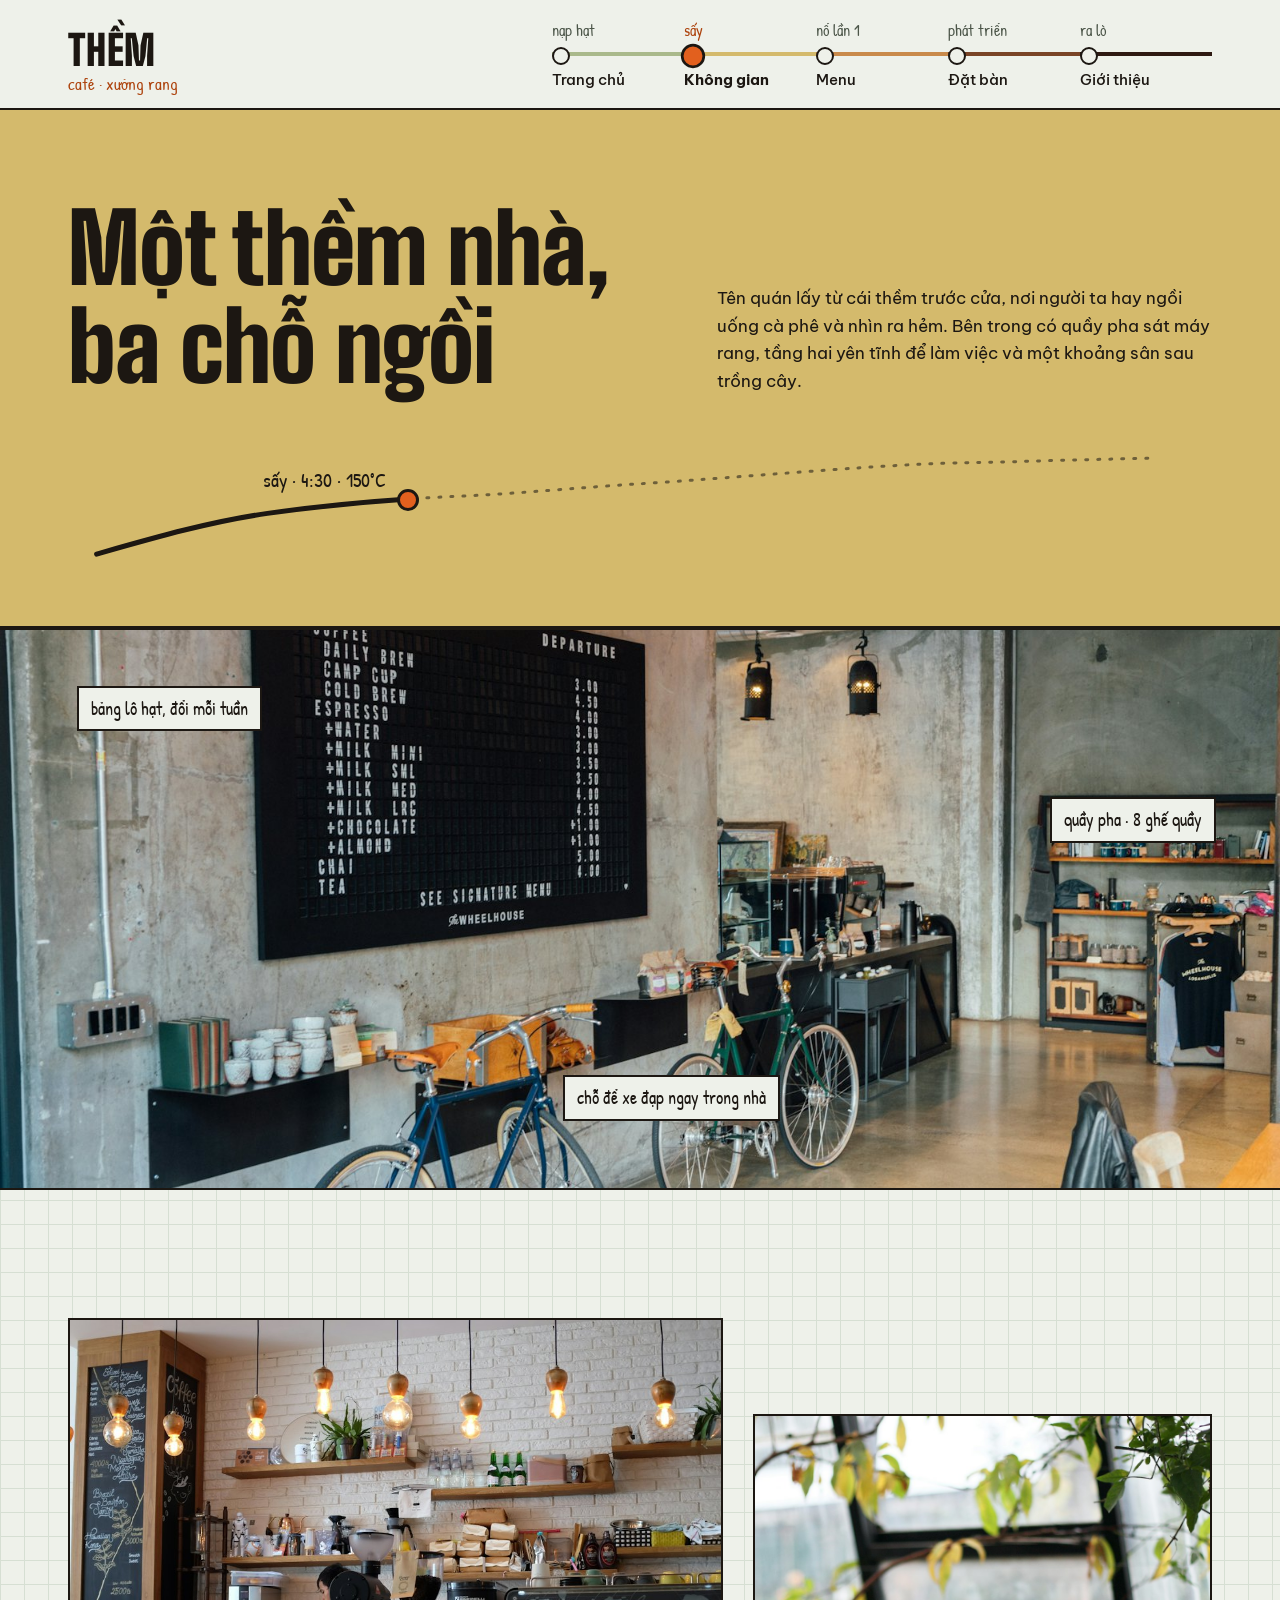
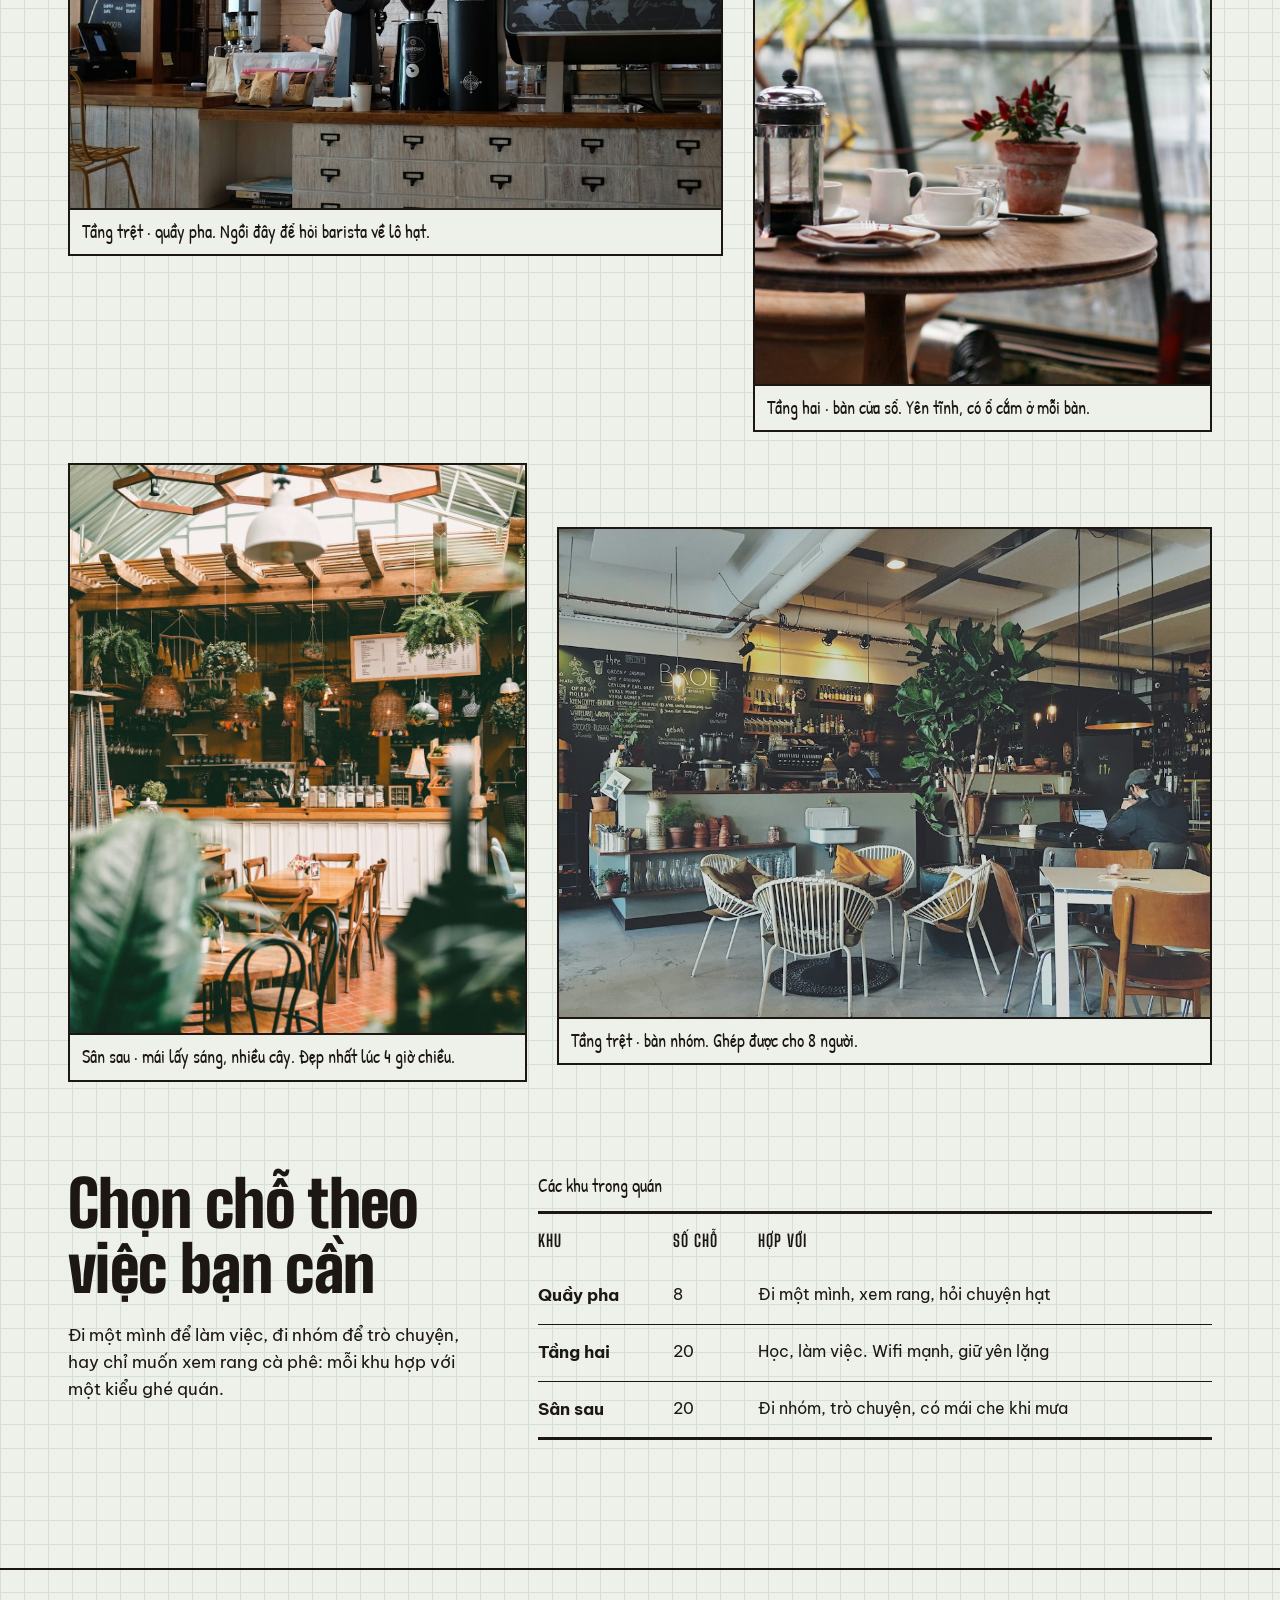
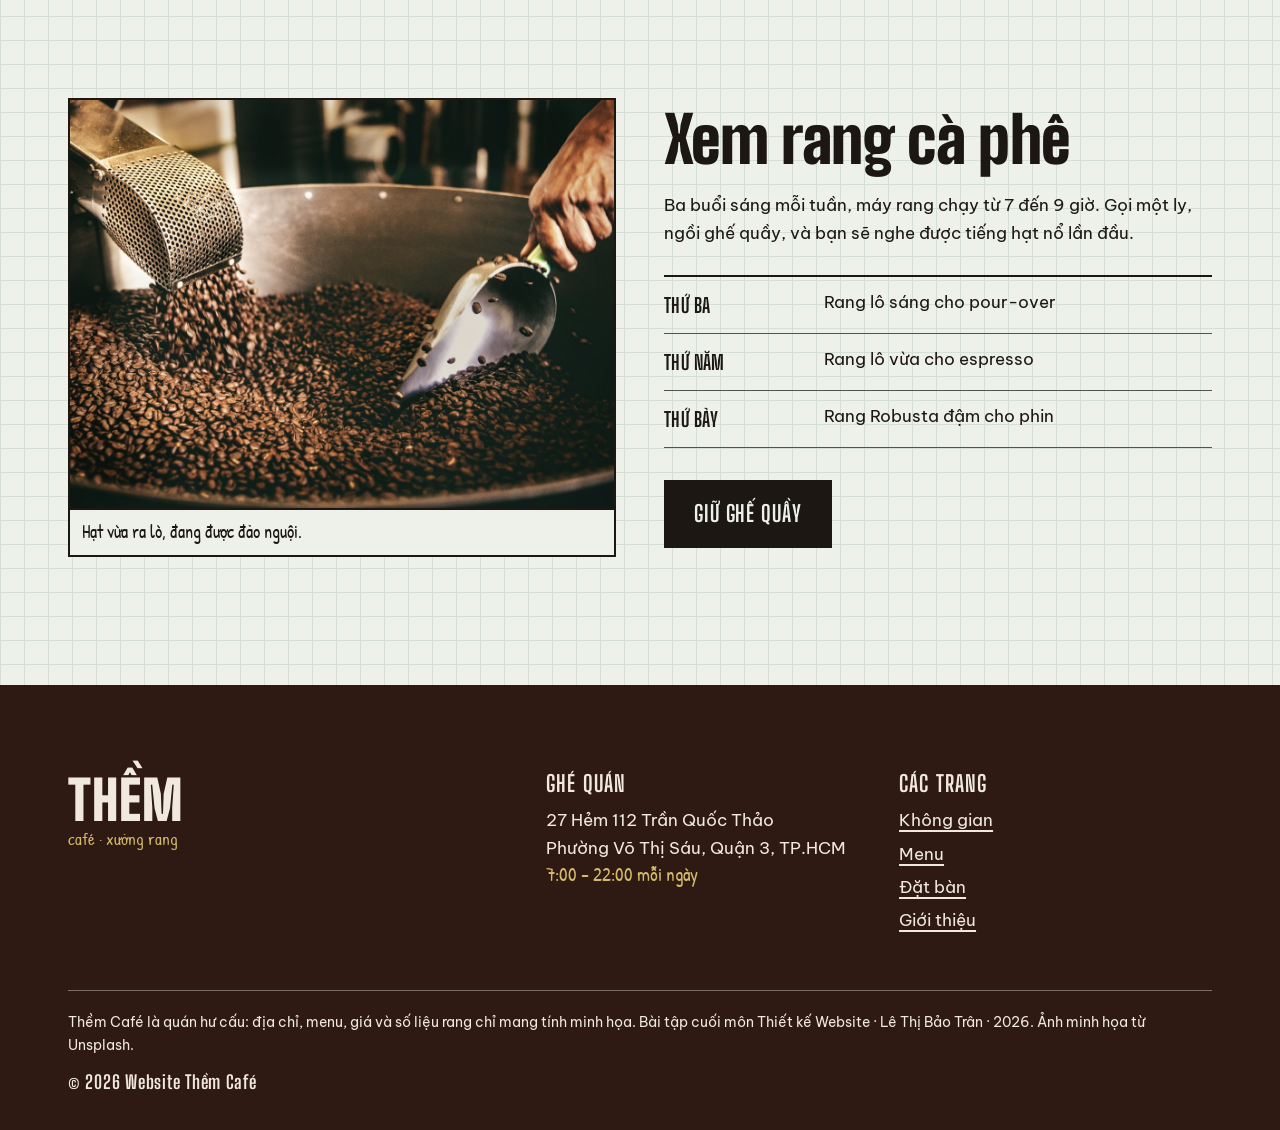
<file: HTML/khong-gian.html>
<!DOCTYPE html>
<html lang="vi">
<head>
  <meta charset="UTF-8">
  <meta name="viewport" content="width=device-width, initial-scale=1.0">
  <title>Không gian · Thềm Café</title>
  <meta name="description" content="Không gian của Thềm Café: quầy pha cạnh máy rang, tầng hai yên tĩnh và sân sau có cây.">
  <link rel="stylesheet" href="../css/fonts.css">
  <link rel="preconnect" href="https://fonts.googleapis.com">
  <link rel="preconnect" href="https://fonts.gstatic.com" crossorigin>
  <link rel="stylesheet" href="https://fonts.googleapis.com/css2?family=Be+Vietnam+Pro:ital,wght@0,400;0,500;0,700;1,400&family=Big+Shoulders+Display:wght@700;900&family=Patrick+Hand&display=swap">
  <link rel="stylesheet" href="../css/style.css">
</head>
<body>

  <!-- Đầu trang -->
  <header class="dau-trang">
    <div class="khung dau-trang__hang">
      <a class="logo" href="index.html">
        <span class="logo__chu">Thềm</span>
        <span class="logo__phu">café · xưởng rang</span>
      </a>
      <nav class="dieu-huong" aria-label="Điều hướng chính">
        <ol>
          <li class="giai-doan--1"><a href="index.html"><span class="giai-doan__ten">nạp hạt</span><span class="giai-doan__trang">Trang chủ</span></a></li>
          <li class="giai-doan--2"><a href="khong-gian.html" aria-current="page"><span class="giai-doan__ten">sấy</span><span class="giai-doan__trang">Không gian</span></a></li>
          <li class="giai-doan--3"><a href="menu.html"><span class="giai-doan__ten">nổ lần 1</span><span class="giai-doan__trang">Menu</span></a></li>
          <li class="giai-doan--4"><a href="dat-ban.html"><span class="giai-doan__ten">phát triển</span><span class="giai-doan__trang">Đặt bàn</span></a></li>
          <li class="giai-doan--5"><a href="gioi-thieu.html"><span class="giai-doan__ten">ra lò</span><span class="giai-doan__trang">Giới thiệu</span></a></li>
        </ol>
      </nav>
    </div>
  </header>

  <main>

    <!-- Tiêu đề trang -->
    <section class="dau-trang-con nen-say">
      <div class="khung dau-trang-con__hang">
        <div>
          <h1>Một thềm nhà, ba chỗ ngồi</h1>
        </div>
        <p class="dau-trang-con__mo-ta">Tên quán lấy từ cái thềm trước cửa, nơi người ta hay ngồi uống cà phê và nhìn ra hẻm. Bên trong có quầy pha sát máy rang, tầng hai yên tĩnh để làm việc và một khoảng sân sau trồng cây.</p>
      </div>
          <div class="khung">
        <div class="duong-cong-trang duong-cong-trang--say">
          <img src="../IMG/duong-cong-say.svg" alt="">
          <span class="duong-cong-trang__moc"></span>
          <p class="duong-cong-trang__ghi-chu">sấy · 4:30 · 150°C</p>
        </div>
      </div>
    </section>

    <!-- Ảnh toàn cảnh có ghi chú -->
    <figure class="anh-toan-canh">
      <img src="../IMG/khong-gian-chinh.jpg" alt="Tầng trệt của quán với tường bê tông, bảng menu đen lớn, kệ hàng và hai chiếc xe đạp dựng cạnh quầy" width="1600" height="1000">
      <p class="nhan-toan-canh nhan-toan-canh--1">bảng lô hạt, đổi mỗi tuần</p>
      <p class="nhan-toan-canh nhan-toan-canh--2">chỗ để xe đạp ngay trong nhà</p>
      <p class="nhan-toan-canh nhan-toan-canh--3">quầy pha · 8 ghế quầy</p>
    </figure>

    <section class="muc">
      <div class="khung">
        <div class="luoi-khong-gian">
          <figure class="anh-chu-thich o-1">
            <img src="../IMG/ke-quay.jpg" alt="Quầy pha với kệ gỗ treo tường, đèn dây tóc và máy xay cà phê" width="1000" height="750" loading="lazy">
            <figcaption>Tầng trệt · quầy pha. Ngồi đây để hỏi barista về lô hạt.</figcaption>
          </figure>
          <figure class="anh-chu-thich o-2">
            <img src="../IMG/ban-cua-so.jpg" alt="Bàn tròn cạnh cửa kính lớn, trên bàn có bình pha kiểu Pháp và chậu cây nhỏ" width="1000" height="1250" loading="lazy">
            <figcaption>Tầng hai · bàn cửa sổ. Yên tĩnh, có ổ cắm ở mỗi bàn.</figcaption>
          </figure>
          <figure class="anh-chu-thich o-3">
            <img src="../IMG/san-vuon.jpg" alt="Khoảng sân có mái lấy sáng, nhiều cây treo và bàn ghế gỗ" width="1000" height="1250" loading="lazy">
            <figcaption>Sân sau · mái lấy sáng, nhiều cây. Đẹp nhất lúc 4 giờ chiều.</figcaption>
          </figure>
          <figure class="anh-chu-thich o-4">
            <img src="../IMG/goc-cay-xanh.jpg" alt="Gian trong với bàn ghế mây, chậu cây lớn và quầy pha ở phía sau" width="1000" height="750" loading="lazy">
            <figcaption>Tầng trệt · bàn nhóm. Ghép được cho 8 người.</figcaption>
          </figure>
        </div>

        <!-- Bảng các khu -->
        <div class="khu-vuc khu-vuc__hang">
          <div>
            <h2>Chọn chỗ theo việc bạn cần</h2>
            <p>Đi một mình để làm việc, đi nhóm để trò chuyện, hay chỉ muốn xem rang cà phê: mỗi khu hợp với một kiểu ghé quán.</p>
          </div>
          <table class="bang-nhat-ky">
            <caption>Các khu trong quán</caption>
            <thead>
              <tr>
                <th scope="col">Khu</th>
                <th scope="col">Số chỗ</th>
                <th scope="col">Hợp với</th>
              </tr>
            </thead>
            <tbody>
              <tr>
                <th scope="row">Quầy pha</th>
                <td data-nhan="Số chỗ">8</td>
                <td data-nhan="Hợp với">Đi một mình, xem rang, hỏi chuyện hạt</td>
              </tr>
              <tr>
                <th scope="row">Tầng hai</th>
                <td data-nhan="Số chỗ">20</td>
                <td data-nhan="Hợp với">Học, làm việc. Wifi mạnh, giữ yên lặng</td>
              </tr>
              <tr>
                <th scope="row">Sân sau</th>
                <td data-nhan="Số chỗ">20</td>
                <td data-nhan="Hợp với">Đi nhóm, trò chuyện, có mái che khi mưa</td>
              </tr>
            </tbody>
          </table>
        </div>
      </div>
    </section>

    <!-- Lịch rang -->
    <section class="muc lich-rang">
      <div class="khung lich-rang__hang">
        <figure class="anh-chu-thich">
          <img src="../IMG/khay-lam-nguoi.jpg" alt="Thợ rang dùng xẻng kim loại đảo hạt cà phê trong khay làm nguội của máy rang" width="1200" height="900" loading="lazy">
          <figcaption>Hạt vừa ra lò, đang được đảo nguội.</figcaption>
        </figure>
        <div>
          <h2>Xem rang cà phê</h2>
          <p>Ba buổi sáng mỗi tuần, máy rang chạy từ 7 đến 9 giờ. Gọi một ly, ngồi ghế quầy, và bạn sẽ nghe được tiếng hạt nổ lần đầu.</p>
          <ul class="thong-so">
            <li><b>Thứ Ba</b><span>Rang lô sáng cho pour-over</span></li>
            <li><b>Thứ Năm</b><span>Rang lô vừa cho espresso</span></li>
            <li><b>Thứ Bảy</b><span>Rang Robusta đậm cho phin</span></li>
          </ul>
          <a class="nut" href="dat-ban.html">Giữ ghế quầy</a>
        </div>
      </div>
    </section>

  </main>

  <!-- Chân trang -->
  <footer class="chan-trang">
    <div class="khung">
      <div class="chan-trang__hang">
        <div>
          <a class="logo" href="index.html">
            <span class="logo__chu">Thềm</span>
            <span class="logo__phu">café · xưởng rang</span>
          </a>
        </div>
        <div>
          <h2>Ghé quán</h2>
          <address>
            27 Hẻm 112 Trần Quốc Thảo<br>
            Phường Võ Thị Sáu, Quận 3, TP.HCM
          </address>
          <p class="viet-tay">7:00 – 22:00 mỗi ngày</p>
        </div>
        <div>
          <h2>Các trang</h2>
          <ul>
            <li><a href="khong-gian.html">Không gian</a></li>
            <li><a href="menu.html">Menu</a></li>
            <li><a href="dat-ban.html">Đặt bàn</a></li>
            <li><a href="gioi-thieu.html">Giới thiệu</a></li>
          </ul>
        </div>
      </div>
      <p class="chan-trang__ghi-chu">Thềm Café là quán hư cấu: địa chỉ, menu, giá và số liệu rang chỉ mang tính minh họa. Bài tập cuối môn Thiết kế Website · Lê Thị Bảo Trân · 2026. Ảnh minh họa từ Unsplash.</p>
      <p class="chan-trang__ban-quyen">&copy; 2026 Website Thềm Café</p>
    </div>
  </footer>

</body>
</html>
</file>
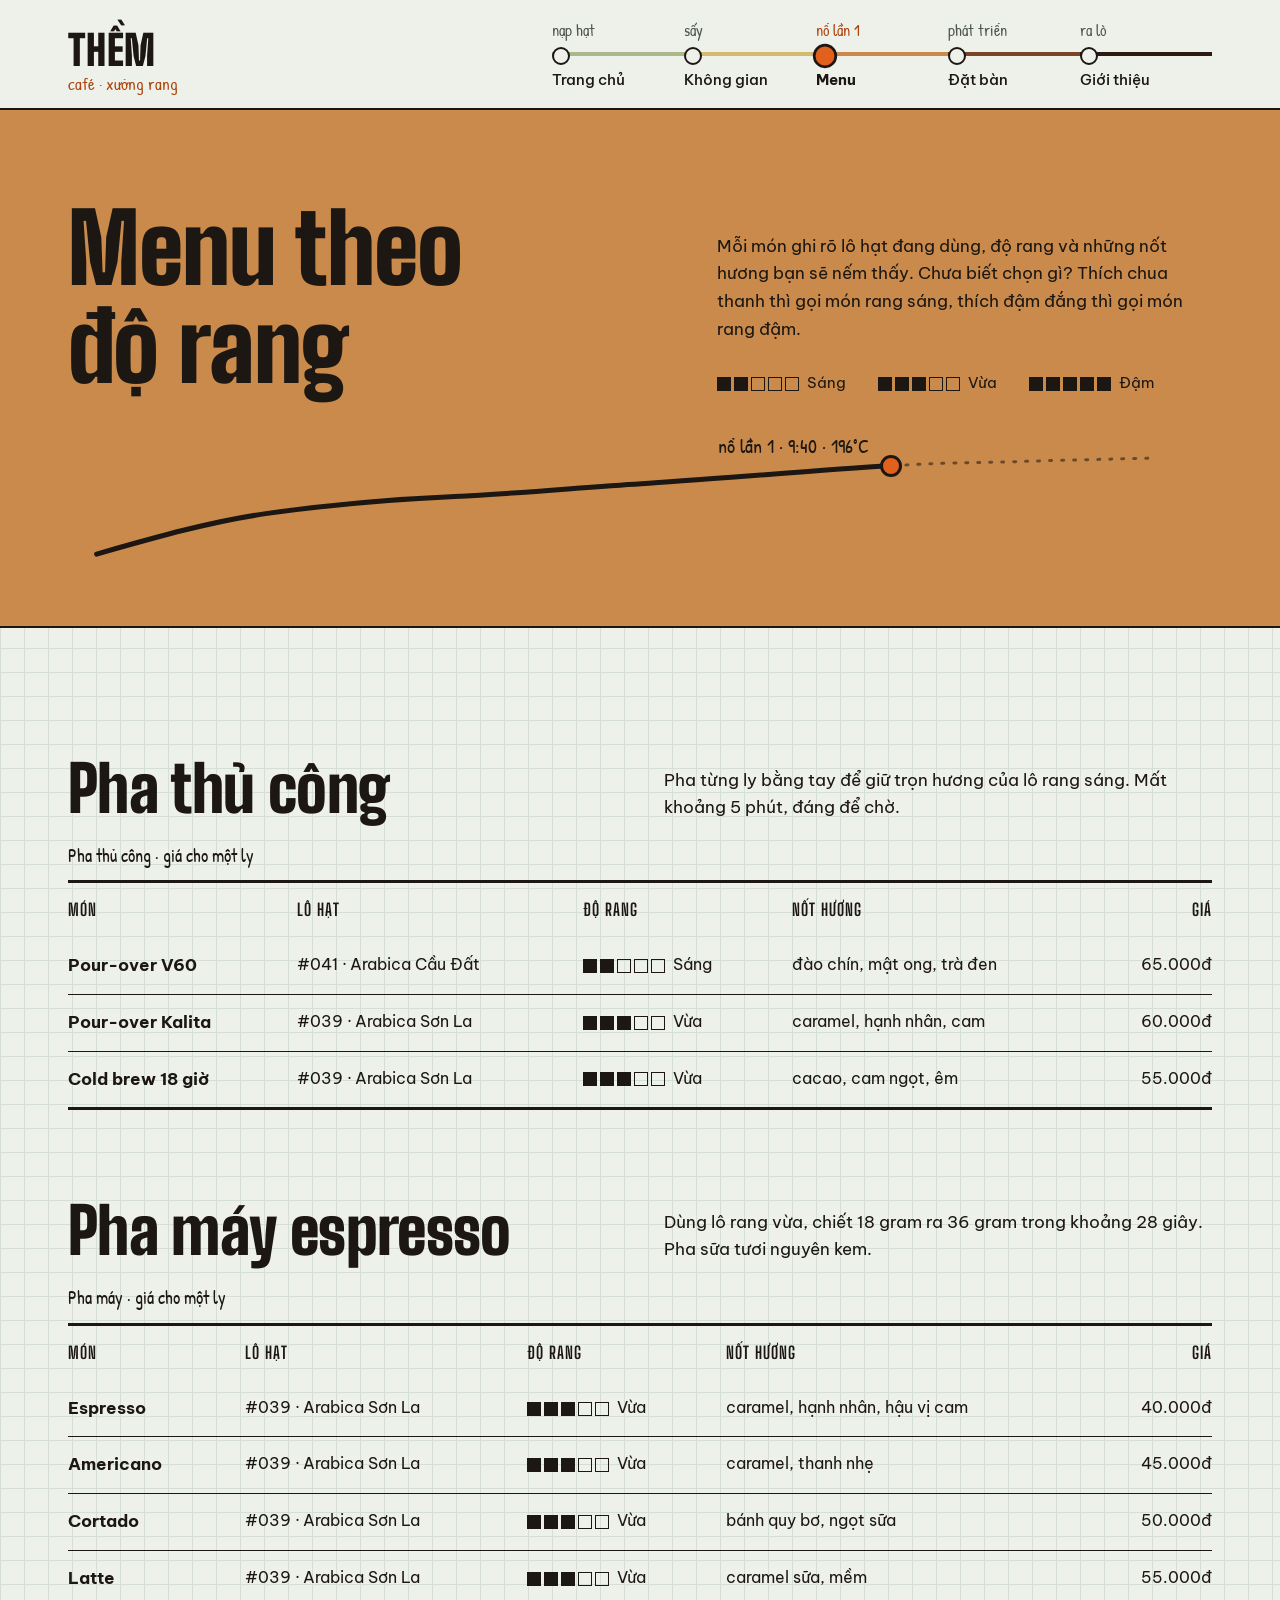
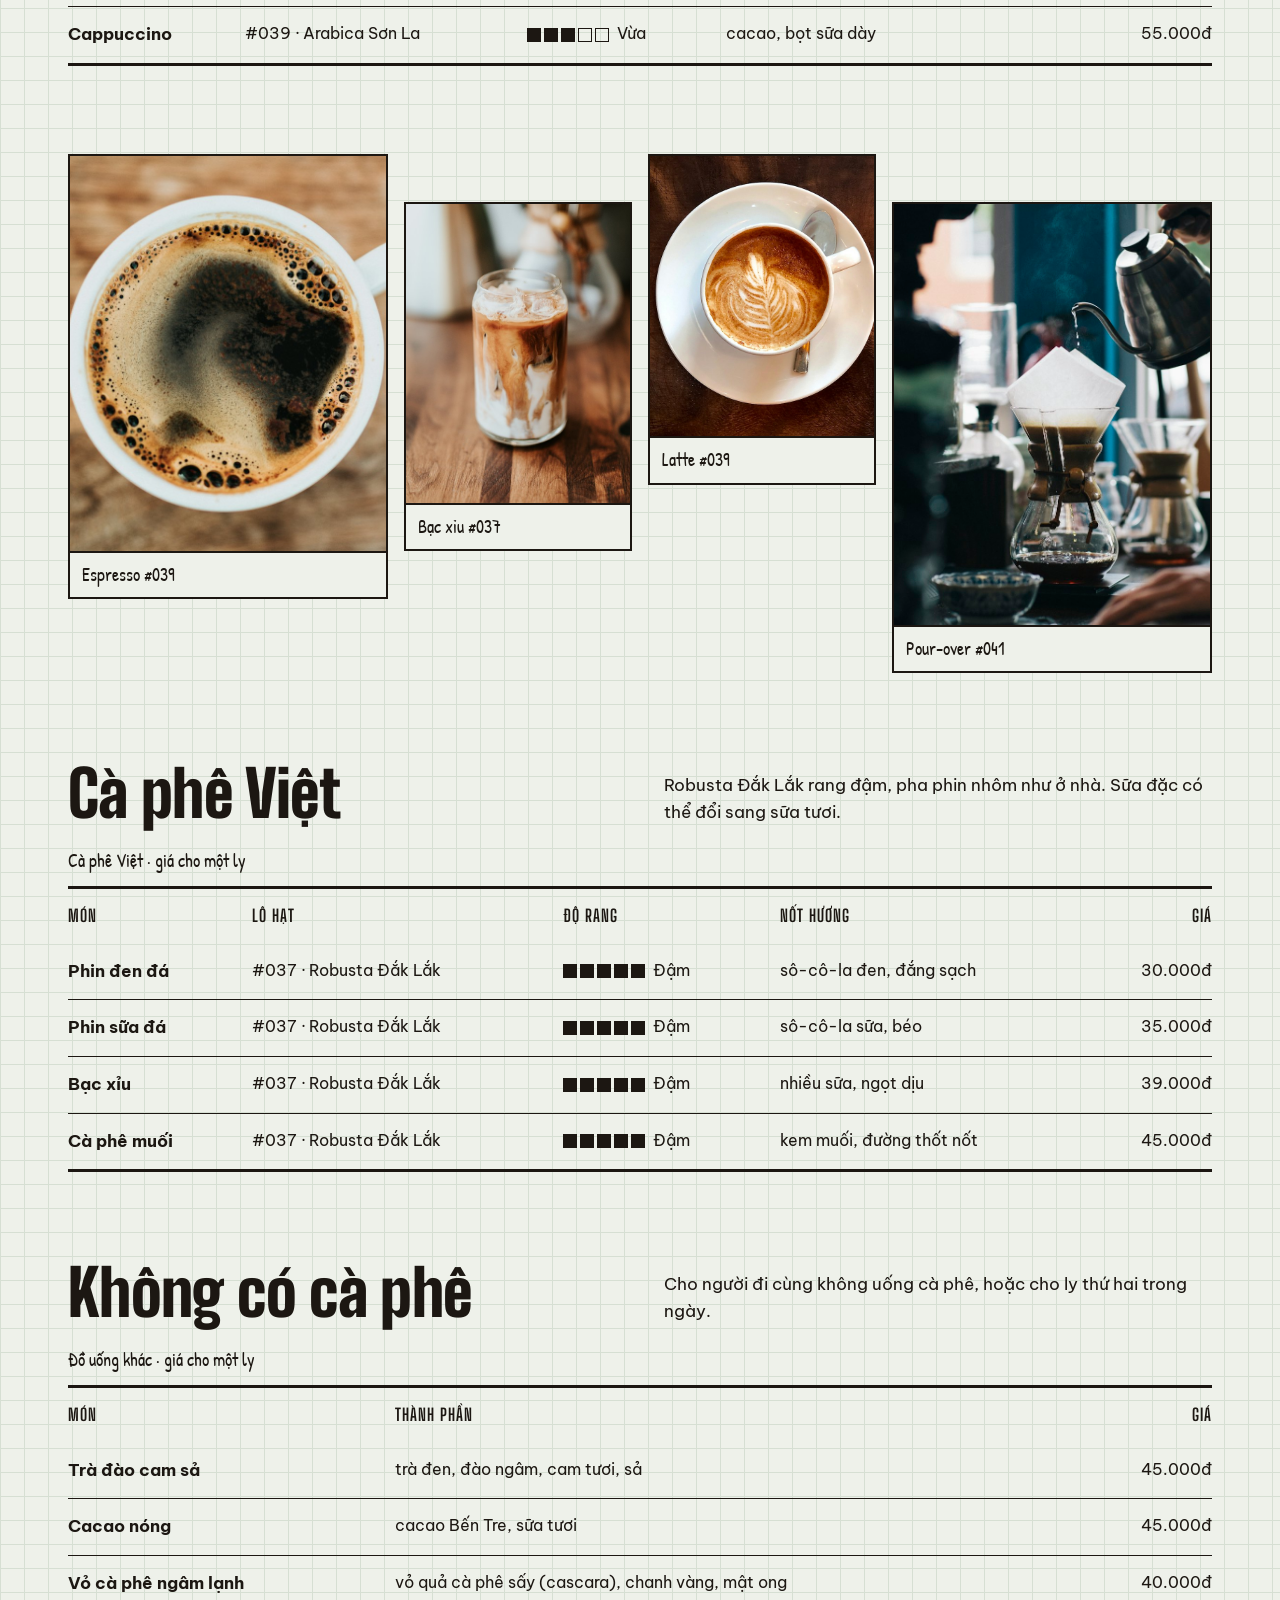
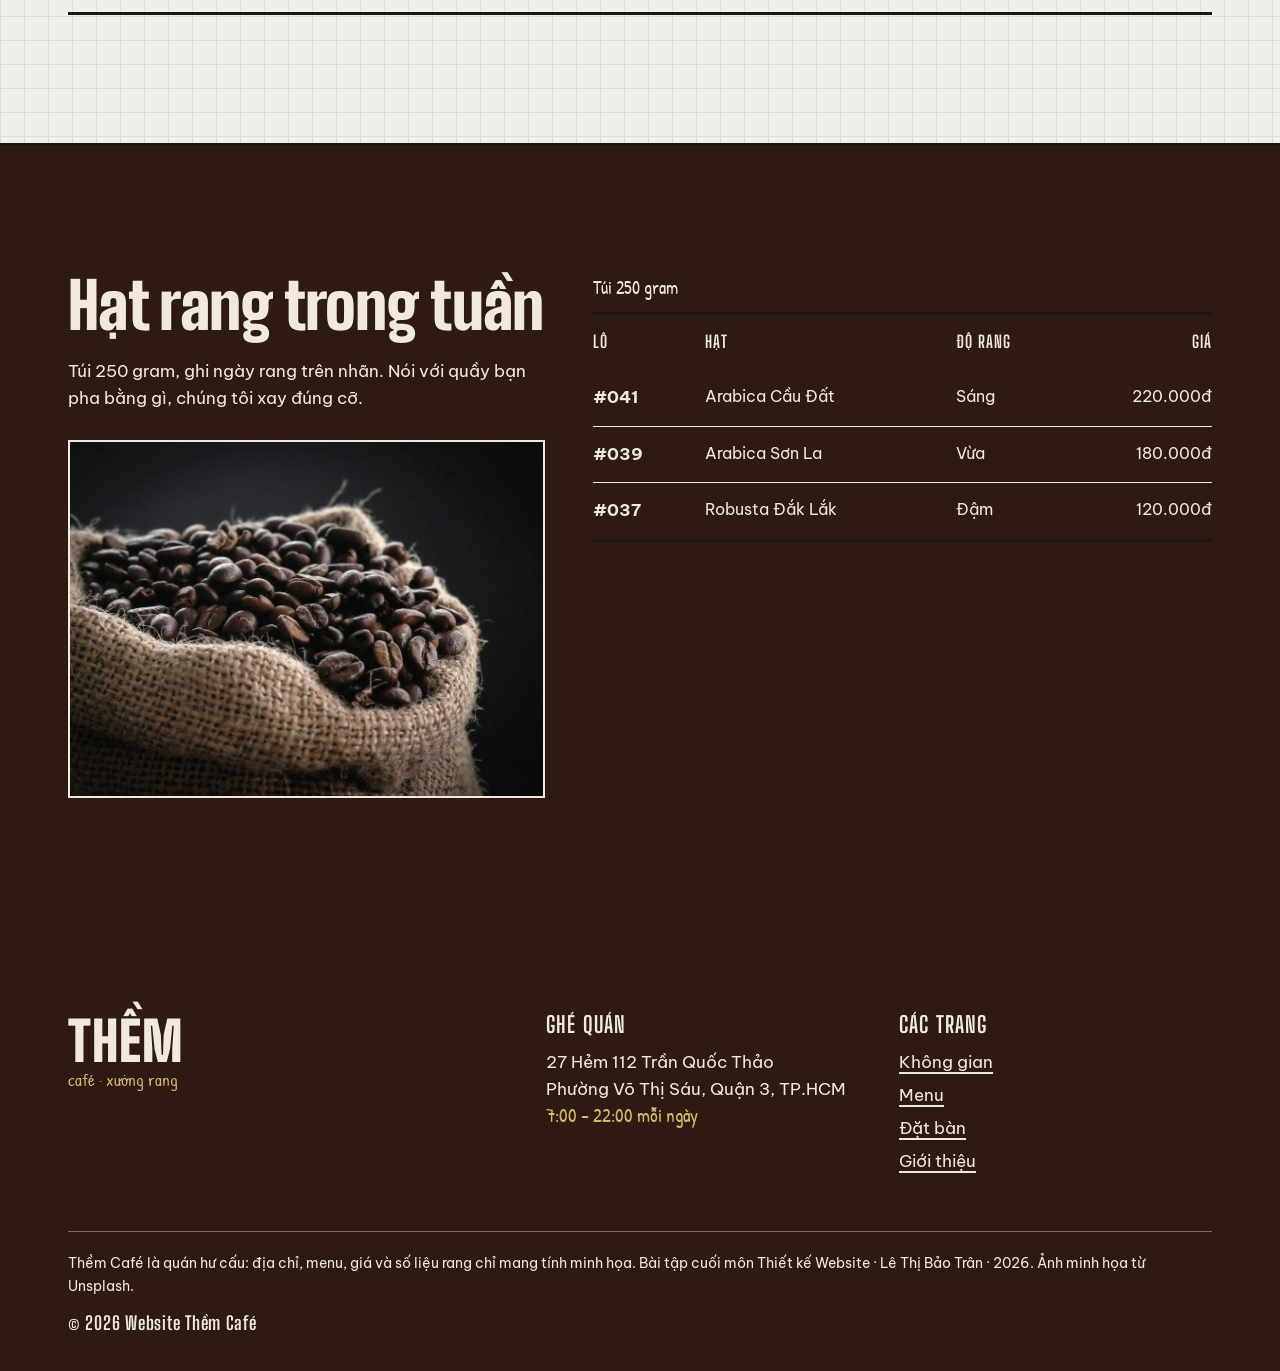
<file: HTML/menu.html>
<!DOCTYPE html>
<html lang="vi">
<head>
  <meta charset="UTF-8">
  <meta name="viewport" content="width=device-width, initial-scale=1.0">
  <title>Menu · Thềm Café</title>
  <meta name="description" content="Menu của Thềm Café, ghi rõ lô hạt, độ rang và nốt hương của từng món.">
  <link rel="stylesheet" href="../css/fonts.css">
  <link rel="preconnect" href="https://fonts.googleapis.com">
  <link rel="preconnect" href="https://fonts.gstatic.com" crossorigin>
  <link rel="stylesheet" href="https://fonts.googleapis.com/css2?family=Be+Vietnam+Pro:ital,wght@0,400;0,500;0,700;1,400&family=Big+Shoulders+Display:wght@700;900&family=Patrick+Hand&display=swap">
  <link rel="stylesheet" href="../css/style.css">
</head>
<body>

  <!-- Đầu trang -->
  <header class="dau-trang">
    <div class="khung dau-trang__hang">
      <a class="logo" href="index.html">
        <span class="logo__chu">Thềm</span>
        <span class="logo__phu">café · xưởng rang</span>
      </a>
      <nav class="dieu-huong" aria-label="Điều hướng chính">
        <ol>
          <li class="giai-doan--1"><a href="index.html"><span class="giai-doan__ten">nạp hạt</span><span class="giai-doan__trang">Trang chủ</span></a></li>
          <li class="giai-doan--2"><a href="khong-gian.html"><span class="giai-doan__ten">sấy</span><span class="giai-doan__trang">Không gian</span></a></li>
          <li class="giai-doan--3"><a href="menu.html" aria-current="page"><span class="giai-doan__ten">nổ lần 1</span><span class="giai-doan__trang">Menu</span></a></li>
          <li class="giai-doan--4"><a href="dat-ban.html"><span class="giai-doan__ten">phát triển</span><span class="giai-doan__trang">Đặt bàn</span></a></li>
          <li class="giai-doan--5"><a href="gioi-thieu.html"><span class="giai-doan__ten">ra lò</span><span class="giai-doan__trang">Giới thiệu</span></a></li>
        </ol>
      </nav>
    </div>
  </header>

  <main>

    <!-- Tiêu đề trang -->
    <section class="dau-trang-con nen-que">
      <div class="khung dau-trang-con__hang">
        <div>
          <h1>Menu theo độ rang</h1>
        </div>
        <div>
          <p class="dau-trang-con__mo-ta">Mỗi món ghi rõ lô hạt đang dùng, độ rang và những nốt hương bạn sẽ nếm thấy. Chưa biết chọn gì? Thích chua thanh thì gọi món rang sáng, thích đậm đắng thì gọi món rang đậm.</p>
          <ul class="chu-giai" aria-label="Chú giải độ rang">
            <li><span class="do-rang do-rang--sang" aria-hidden="true"><span></span><span></span><span></span><span></span><span></span></span>Sáng</li>
            <li><span class="do-rang do-rang--vua" aria-hidden="true"><span></span><span></span><span></span><span></span><span></span></span>Vừa</li>
            <li><span class="do-rang do-rang--dam" aria-hidden="true"><span></span><span></span><span></span><span></span><span></span></span>Đậm</li>
          </ul>
        </div>
      </div>
          <div class="khung">
        <div class="duong-cong-trang duong-cong-trang--no">
          <img src="../IMG/duong-cong-no.svg" alt="">
          <span class="duong-cong-trang__moc"></span>
          <p class="duong-cong-trang__ghi-chu">nổ lần 1 · 9:40 · 196°C</p>
        </div>
      </div>
    </section>

    <section class="muc">
      <div class="khung">

        <!-- Nhóm 1 -->
        <div class="nhom-mon">
          <div class="nhom-mon__dau">
            <h2>Pha thủ công</h2>
            <p>Pha từng ly bằng tay để giữ trọn hương của lô rang sáng. Mất khoảng 5 phút, đáng để chờ.</p>
          </div>
          <table class="bang-nhat-ky">
            <caption>Pha thủ công · giá cho một ly</caption>
            <thead>
              <tr>
                <th scope="col">Món</th>
                <th scope="col">Lô hạt</th>
                <th scope="col">Độ rang</th>
                <th scope="col">Nốt hương</th>
                <th scope="col" class="cot-gia">Giá</th>
              </tr>
            </thead>
            <tbody>
              <tr>
                <th scope="row">Pour-over V60</th>
                <td data-nhan="Lô hạt">#041 · Arabica Cầu Đất</td>
                <td data-nhan="Độ rang"><span class="do-rang do-rang--sang" aria-hidden="true"><span></span><span></span><span></span><span></span><span></span></span>Sáng</td>
                <td data-nhan="Nốt hương">đào chín, mật ong, trà đen</td>
                <td class="cot-gia">65.000đ</td>
              </tr>
              <tr>
                <th scope="row">Pour-over Kalita</th>
                <td data-nhan="Lô hạt">#039 · Arabica Sơn La</td>
                <td data-nhan="Độ rang"><span class="do-rang do-rang--vua" aria-hidden="true"><span></span><span></span><span></span><span></span><span></span></span>Vừa</td>
                <td data-nhan="Nốt hương">caramel, hạnh nhân, cam</td>
                <td class="cot-gia">60.000đ</td>
              </tr>
              <tr>
                <th scope="row">Cold brew 18 giờ</th>
                <td data-nhan="Lô hạt">#039 · Arabica Sơn La</td>
                <td data-nhan="Độ rang"><span class="do-rang do-rang--vua" aria-hidden="true"><span></span><span></span><span></span><span></span><span></span></span>Vừa</td>
                <td data-nhan="Nốt hương">cacao, cam ngọt, êm</td>
                <td class="cot-gia">55.000đ</td>
              </tr>
            </tbody>
          </table>
        </div>

        <!-- Nhóm 2 -->
        <div class="nhom-mon">
          <div class="nhom-mon__dau">
            <h2>Pha máy espresso</h2>
            <p>Dùng lô rang vừa, chiết 18 gram ra 36 gram trong khoảng 28 giây. Pha sữa tươi nguyên kem.</p>
          </div>
          <table class="bang-nhat-ky">
            <caption>Pha máy · giá cho một ly</caption>
            <thead>
              <tr>
                <th scope="col">Món</th>
                <th scope="col">Lô hạt</th>
                <th scope="col">Độ rang</th>
                <th scope="col">Nốt hương</th>
                <th scope="col" class="cot-gia">Giá</th>
              </tr>
            </thead>
            <tbody>
              <tr>
                <th scope="row">Espresso</th>
                <td data-nhan="Lô hạt">#039 · Arabica Sơn La</td>
                <td data-nhan="Độ rang"><span class="do-rang do-rang--vua" aria-hidden="true"><span></span><span></span><span></span><span></span><span></span></span>Vừa</td>
                <td data-nhan="Nốt hương">caramel, hạnh nhân, hậu vị cam</td>
                <td class="cot-gia">40.000đ</td>
              </tr>
              <tr>
                <th scope="row">Americano</th>
                <td data-nhan="Lô hạt">#039 · Arabica Sơn La</td>
                <td data-nhan="Độ rang"><span class="do-rang do-rang--vua" aria-hidden="true"><span></span><span></span><span></span><span></span><span></span></span>Vừa</td>
                <td data-nhan="Nốt hương">caramel, thanh nhẹ</td>
                <td class="cot-gia">45.000đ</td>
              </tr>
              <tr>
                <th scope="row">Cortado</th>
                <td data-nhan="Lô hạt">#039 · Arabica Sơn La</td>
                <td data-nhan="Độ rang"><span class="do-rang do-rang--vua" aria-hidden="true"><span></span><span></span><span></span><span></span><span></span></span>Vừa</td>
                <td data-nhan="Nốt hương">bánh quy bơ, ngọt sữa</td>
                <td class="cot-gia">50.000đ</td>
              </tr>
              <tr>
                <th scope="row">Latte</th>
                <td data-nhan="Lô hạt">#039 · Arabica Sơn La</td>
                <td data-nhan="Độ rang"><span class="do-rang do-rang--vua" aria-hidden="true"><span></span><span></span><span></span><span></span><span></span></span>Vừa</td>
                <td data-nhan="Nốt hương">caramel sữa, mềm</td>
                <td class="cot-gia">55.000đ</td>
              </tr>
              <tr>
                <th scope="row">Cappuccino</th>
                <td data-nhan="Lô hạt">#039 · Arabica Sơn La</td>
                <td data-nhan="Độ rang"><span class="do-rang do-rang--vua" aria-hidden="true"><span></span><span></span><span></span><span></span><span></span></span>Vừa</td>
                <td data-nhan="Nốt hương">cacao, bọt sữa dày</td>
                <td class="cot-gia">55.000đ</td>
              </tr>
            </tbody>
          </table>
        </div>

        <!-- Dải ảnh -->
        <div class="dai-anh">
          <figure class="anh-chu-thich">
            <img src="../IMG/espresso.jpg" alt="Nhìn từ trên xuống một tách cà phê đen có lớp bọt crema nâu vàng" width="800" height="800" loading="lazy">
            <figcaption>Espresso #039</figcaption>
          </figure>
          <figure class="anh-chu-thich">
            <img src="../IMG/sua-da.jpg" alt="Ly cà phê sữa đá với các lớp sữa và cà phê đang hòa vào nhau trên bàn gỗ" width="800" height="800" loading="lazy">
            <figcaption>Bạc xỉu #037</figcaption>
          </figure>
          <figure class="anh-chu-thich">
            <img src="../IMG/latte.jpg" alt="Tách latte có hình chiếc lá vẽ bằng bọt sữa, đặt trên đĩa trắng" width="800" height="800" loading="lazy">
            <figcaption>Latte #039</figcaption>
          </figure>
          <figure class="anh-chu-thich">
            <img src="../IMG/quay-pour-over.jpg" alt="Barista rót nước từ ấm cổ ngỗng vào phễu lọc giấy trên bình thủy tinh" width="1200" height="900" loading="lazy">
            <figcaption>Pour-over #041</figcaption>
          </figure>
        </div>

        <!-- Nhóm 3 -->
        <div class="nhom-mon">
          <div class="nhom-mon__dau">
            <h2>Cà phê Việt</h2>
            <p>Robusta Đắk Lắk rang đậm, pha phin nhôm như ở nhà. Sữa đặc có thể đổi sang sữa tươi.</p>
          </div>
          <table class="bang-nhat-ky">
            <caption>Cà phê Việt · giá cho một ly</caption>
            <thead>
              <tr>
                <th scope="col">Món</th>
                <th scope="col">Lô hạt</th>
                <th scope="col">Độ rang</th>
                <th scope="col">Nốt hương</th>
                <th scope="col" class="cot-gia">Giá</th>
              </tr>
            </thead>
            <tbody>
              <tr>
                <th scope="row">Phin đen đá</th>
                <td data-nhan="Lô hạt">#037 · Robusta Đắk Lắk</td>
                <td data-nhan="Độ rang"><span class="do-rang do-rang--dam" aria-hidden="true"><span></span><span></span><span></span><span></span><span></span></span>Đậm</td>
                <td data-nhan="Nốt hương">sô-cô-la đen, đắng sạch</td>
                <td class="cot-gia">30.000đ</td>
              </tr>
              <tr>
                <th scope="row">Phin sữa đá</th>
                <td data-nhan="Lô hạt">#037 · Robusta Đắk Lắk</td>
                <td data-nhan="Độ rang"><span class="do-rang do-rang--dam" aria-hidden="true"><span></span><span></span><span></span><span></span><span></span></span>Đậm</td>
                <td data-nhan="Nốt hương">sô-cô-la sữa, béo</td>
                <td class="cot-gia">35.000đ</td>
              </tr>
              <tr>
                <th scope="row">Bạc xỉu</th>
                <td data-nhan="Lô hạt">#037 · Robusta Đắk Lắk</td>
                <td data-nhan="Độ rang"><span class="do-rang do-rang--dam" aria-hidden="true"><span></span><span></span><span></span><span></span><span></span></span>Đậm</td>
                <td data-nhan="Nốt hương">nhiều sữa, ngọt dịu</td>
                <td class="cot-gia">39.000đ</td>
              </tr>
              <tr>
                <th scope="row">Cà phê muối</th>
                <td data-nhan="Lô hạt">#037 · Robusta Đắk Lắk</td>
                <td data-nhan="Độ rang"><span class="do-rang do-rang--dam" aria-hidden="true"><span></span><span></span><span></span><span></span><span></span></span>Đậm</td>
                <td data-nhan="Nốt hương">kem muối, đường thốt nốt</td>
                <td class="cot-gia">45.000đ</td>
              </tr>
            </tbody>
          </table>
        </div>

        <!-- Nhóm 4 -->
        <div class="nhom-mon">
          <div class="nhom-mon__dau">
            <h2>Không có cà phê</h2>
            <p>Cho người đi cùng không uống cà phê, hoặc cho ly thứ hai trong ngày.</p>
          </div>
          <table class="bang-nhat-ky">
            <caption>Đồ uống khác · giá cho một ly</caption>
            <thead>
              <tr>
                <th scope="col">Món</th>
                <th scope="col">Thành phần</th>
                <th scope="col" class="cot-gia">Giá</th>
              </tr>
            </thead>
            <tbody>
              <tr>
                <th scope="row">Trà đào cam sả</th>
                <td data-nhan="Thành phần">trà đen, đào ngâm, cam tươi, sả</td>
                <td class="cot-gia">45.000đ</td>
              </tr>
              <tr>
                <th scope="row">Cacao nóng</th>
                <td data-nhan="Thành phần">cacao Bến Tre, sữa tươi</td>
                <td class="cot-gia">45.000đ</td>
              </tr>
              <tr>
                <th scope="row">Vỏ cà phê ngâm lạnh</th>
                <td data-nhan="Thành phần">vỏ quả cà phê sấy (cascara), chanh vàng, mật ong</td>
                <td class="cot-gia">40.000đ</td>
              </tr>
            </tbody>
          </table>
        </div>

      </div>
    </section>

    <!-- Hạt rang mang về -->
    <section class="muc mang-ve">
      <div class="khung mang-ve__hang">
        <div>
          <h2>Hạt rang trong tuần</h2>
          <p>Túi 250 gram, ghi ngày rang trên nhãn. Nói với quầy bạn pha bằng gì, chúng tôi xay đúng cỡ.</p>
          <img src="../IMG/bao-hat.jpg" alt="Bao bố đựng đầy hạt cà phê rang màu nâu bóng" width="1000" height="750" loading="lazy">
        </div>
        <table class="bang-nhat-ky">
          <caption>Túi 250 gram</caption>
          <thead>
            <tr>
              <th scope="col">Lô</th>
              <th scope="col">Hạt</th>
              <th scope="col">Độ rang</th>
              <th scope="col" class="cot-gia">Giá</th>
            </tr>
          </thead>
          <tbody>
            <tr>
              <th scope="row">#041</th>
              <td data-nhan="Hạt">Arabica Cầu Đất</td>
              <td data-nhan="Độ rang">Sáng</td>
              <td class="cot-gia">220.000đ</td>
            </tr>
            <tr>
              <th scope="row">#039</th>
              <td data-nhan="Hạt">Arabica Sơn La</td>
              <td data-nhan="Độ rang">Vừa</td>
              <td class="cot-gia">180.000đ</td>
            </tr>
            <tr>
              <th scope="row">#037</th>
              <td data-nhan="Hạt">Robusta Đắk Lắk</td>
              <td data-nhan="Độ rang">Đậm</td>
              <td class="cot-gia">120.000đ</td>
            </tr>
          </tbody>
        </table>
      </div>
    </section>

  </main>

  <!-- Chân trang -->
  <footer class="chan-trang">
    <div class="khung">
      <div class="chan-trang__hang">
        <div>
          <a class="logo" href="index.html">
            <span class="logo__chu">Thềm</span>
            <span class="logo__phu">café · xưởng rang</span>
          </a>
        </div>
        <div>
          <h2>Ghé quán</h2>
          <address>
            27 Hẻm 112 Trần Quốc Thảo<br>
            Phường Võ Thị Sáu, Quận 3, TP.HCM
          </address>
          <p class="viet-tay">7:00 – 22:00 mỗi ngày</p>
        </div>
        <div>
          <h2>Các trang</h2>
          <ul>
            <li><a href="khong-gian.html">Không gian</a></li>
            <li><a href="menu.html">Menu</a></li>
            <li><a href="dat-ban.html">Đặt bàn</a></li>
            <li><a href="gioi-thieu.html">Giới thiệu</a></li>
          </ul>
        </div>
      </div>
      <p class="chan-trang__ghi-chu">Thềm Café là quán hư cấu: địa chỉ, menu, giá và số liệu rang chỉ mang tính minh họa. Bài tập cuối môn Thiết kế Website · Lê Thị Bảo Trân · 2026. Ảnh minh họa từ Unsplash.</p>
      <p class="chan-trang__ban-quyen">&copy; 2026 Website Thềm Café</p>
    </div>
  </footer>

</body>
</html>
</file>
<file: css/fonts.css>
/* Phông chữ tự lưu trong máy (không cần mạng). Nguồn: Google Fonts, giấy phép SIL Open Font License. */

@font-face {
  font-family: 'Be Vietnam Pro';
  font-style: italic;
  font-weight: 400;
  font-display: swap;
  src: url('fonts/be-vietnam-pro-400-italic-vietnamese.woff2') format('woff2');
  unicode-range: U+0102-0103, U+0110-0111, U+0128-0129, U+0168-0169, U+01A0-01A1, U+01AF-01B0, U+0300-0301, U+0303-0304, U+0308-0309, U+0323, U+0329, U+1EA0-1EF9, U+20AB;
}

@font-face {
  font-family: 'Be Vietnam Pro';
  font-style: italic;
  font-weight: 400;
  font-display: swap;
  src: url('fonts/be-vietnam-pro-400-italic-latin-ext.woff2') format('woff2');
  unicode-range: U+0100-02BA, U+02BD-02C5, U+02C7-02CC, U+02CE-02D7, U+02DD-02FF, U+0304, U+0308, U+0329, U+1D00-1DBF, U+1E00-1E9F, U+1EF2-1EFF, U+2020, U+20A0-20AB, U+20AD-20C4, U+2113, U+2C60-2C7F, U+A720-A7FF;
}

@font-face {
  font-family: 'Be Vietnam Pro';
  font-style: italic;
  font-weight: 400;
  font-display: swap;
  src: url('fonts/be-vietnam-pro-400-italic-latin.woff2') format('woff2');
  unicode-range: U+0000-00FF, U+0131, U+0152-0153, U+02BB-02BC, U+02C6, U+02DA, U+02DC, U+0304, U+0308, U+0329, U+2000-206F, U+20AC, U+2122, U+2191, U+2193, U+2212, U+2215, U+FEFF, U+FFFD;
}

@font-face {
  font-family: 'Be Vietnam Pro';
  font-style: normal;
  font-weight: 400;
  font-display: swap;
  src: url('fonts/be-vietnam-pro-400-vietnamese.woff2') format('woff2');
  unicode-range: U+0102-0103, U+0110-0111, U+0128-0129, U+0168-0169, U+01A0-01A1, U+01AF-01B0, U+0300-0301, U+0303-0304, U+0308-0309, U+0323, U+0329, U+1EA0-1EF9, U+20AB;
}

@font-face {
  font-family: 'Be Vietnam Pro';
  font-style: normal;
  font-weight: 400;
  font-display: swap;
  src: url('fonts/be-vietnam-pro-400-latin-ext.woff2') format('woff2');
  unicode-range: U+0100-02BA, U+02BD-02C5, U+02C7-02CC, U+02CE-02D7, U+02DD-02FF, U+0304, U+0308, U+0329, U+1D00-1DBF, U+1E00-1E9F, U+1EF2-1EFF, U+2020, U+20A0-20AB, U+20AD-20C4, U+2113, U+2C60-2C7F, U+A720-A7FF;
}

@font-face {
  font-family: 'Be Vietnam Pro';
  font-style: normal;
  font-weight: 400;
  font-display: swap;
  src: url('fonts/be-vietnam-pro-400-latin.woff2') format('woff2');
  unicode-range: U+0000-00FF, U+0131, U+0152-0153, U+02BB-02BC, U+02C6, U+02DA, U+02DC, U+0304, U+0308, U+0329, U+2000-206F, U+20AC, U+2122, U+2191, U+2193, U+2212, U+2215, U+FEFF, U+FFFD;
}

@font-face {
  font-family: 'Be Vietnam Pro';
  font-style: normal;
  font-weight: 500;
  font-display: swap;
  src: url('fonts/be-vietnam-pro-500-vietnamese.woff2') format('woff2');
  unicode-range: U+0102-0103, U+0110-0111, U+0128-0129, U+0168-0169, U+01A0-01A1, U+01AF-01B0, U+0300-0301, U+0303-0304, U+0308-0309, U+0323, U+0329, U+1EA0-1EF9, U+20AB;
}

@font-face {
  font-family: 'Be Vietnam Pro';
  font-style: normal;
  font-weight: 500;
  font-display: swap;
  src: url('fonts/be-vietnam-pro-500-latin-ext.woff2') format('woff2');
  unicode-range: U+0100-02BA, U+02BD-02C5, U+02C7-02CC, U+02CE-02D7, U+02DD-02FF, U+0304, U+0308, U+0329, U+1D00-1DBF, U+1E00-1E9F, U+1EF2-1EFF, U+2020, U+20A0-20AB, U+20AD-20C4, U+2113, U+2C60-2C7F, U+A720-A7FF;
}

@font-face {
  font-family: 'Be Vietnam Pro';
  font-style: normal;
  font-weight: 500;
  font-display: swap;
  src: url('fonts/be-vietnam-pro-500-latin.woff2') format('woff2');
  unicode-range: U+0000-00FF, U+0131, U+0152-0153, U+02BB-02BC, U+02C6, U+02DA, U+02DC, U+0304, U+0308, U+0329, U+2000-206F, U+20AC, U+2122, U+2191, U+2193, U+2212, U+2215, U+FEFF, U+FFFD;
}

@font-face {
  font-family: 'Be Vietnam Pro';
  font-style: normal;
  font-weight: 700;
  font-display: swap;
  src: url('fonts/be-vietnam-pro-700-vietnamese.woff2') format('woff2');
  unicode-range: U+0102-0103, U+0110-0111, U+0128-0129, U+0168-0169, U+01A0-01A1, U+01AF-01B0, U+0300-0301, U+0303-0304, U+0308-0309, U+0323, U+0329, U+1EA0-1EF9, U+20AB;
}

@font-face {
  font-family: 'Be Vietnam Pro';
  font-style: normal;
  font-weight: 700;
  font-display: swap;
  src: url('fonts/be-vietnam-pro-700-latin-ext.woff2') format('woff2');
  unicode-range: U+0100-02BA, U+02BD-02C5, U+02C7-02CC, U+02CE-02D7, U+02DD-02FF, U+0304, U+0308, U+0329, U+1D00-1DBF, U+1E00-1E9F, U+1EF2-1EFF, U+2020, U+20A0-20AB, U+20AD-20C4, U+2113, U+2C60-2C7F, U+A720-A7FF;
}

@font-face {
  font-family: 'Be Vietnam Pro';
  font-style: normal;
  font-weight: 700;
  font-display: swap;
  src: url('fonts/be-vietnam-pro-700-latin.woff2') format('woff2');
  unicode-range: U+0000-00FF, U+0131, U+0152-0153, U+02BB-02BC, U+02C6, U+02DA, U+02DC, U+0304, U+0308, U+0329, U+2000-206F, U+20AC, U+2122, U+2191, U+2193, U+2212, U+2215, U+FEFF, U+FFFD;
}

@font-face {
  font-family: 'Big Shoulders Display';
  font-style: normal;
  font-weight: 700;
  font-display: swap;
  src: url('fonts/big-shoulders-display-700-vietnamese.woff2') format('woff2');
  unicode-range: U+0102-0103, U+0110-0111, U+0128-0129, U+0168-0169, U+01A0-01A1, U+01AF-01B0, U+0300-0301, U+0303-0304, U+0308-0309, U+0323, U+0329, U+1EA0-1EF9, U+20AB;
}

@font-face {
  font-family: 'Big Shoulders Display';
  font-style: normal;
  font-weight: 700;
  font-display: swap;
  src: url('fonts/big-shoulders-display-700-latin-ext.woff2') format('woff2');
  unicode-range: U+0100-02BA, U+02BD-02C5, U+02C7-02CC, U+02CE-02D7, U+02DD-02FF, U+0304, U+0308, U+0329, U+1D00-1DBF, U+1E00-1E9F, U+1EF2-1EFF, U+2020, U+20A0-20AB, U+20AD-20C4, U+2113, U+2C60-2C7F, U+A720-A7FF;
}

@font-face {
  font-family: 'Big Shoulders Display';
  font-style: normal;
  font-weight: 700;
  font-display: swap;
  src: url('fonts/big-shoulders-display-700-latin.woff2') format('woff2');
  unicode-range: U+0000-00FF, U+0131, U+0152-0153, U+02BB-02BC, U+02C6, U+02DA, U+02DC, U+0304, U+0308, U+0329, U+2000-206F, U+20AC, U+2122, U+2191, U+2193, U+2212, U+2215, U+FEFF, U+FFFD;
}

@font-face {
  font-family: 'Big Shoulders Display';
  font-style: normal;
  font-weight: 900;
  font-display: swap;
  src: url('fonts/big-shoulders-display-900-vietnamese.woff2') format('woff2');
  unicode-range: U+0102-0103, U+0110-0111, U+0128-0129, U+0168-0169, U+01A0-01A1, U+01AF-01B0, U+0300-0301, U+0303-0304, U+0308-0309, U+0323, U+0329, U+1EA0-1EF9, U+20AB;
}

@font-face {
  font-family: 'Big Shoulders Display';
  font-style: normal;
  font-weight: 900;
  font-display: swap;
  src: url('fonts/big-shoulders-display-900-latin-ext.woff2') format('woff2');
  unicode-range: U+0100-02BA, U+02BD-02C5, U+02C7-02CC, U+02CE-02D7, U+02DD-02FF, U+0304, U+0308, U+0329, U+1D00-1DBF, U+1E00-1E9F, U+1EF2-1EFF, U+2020, U+20A0-20AB, U+20AD-20C4, U+2113, U+2C60-2C7F, U+A720-A7FF;
}

@font-face {
  font-family: 'Big Shoulders Display';
  font-style: normal;
  font-weight: 900;
  font-display: swap;
  src: url('fonts/big-shoulders-display-900-latin.woff2') format('woff2');
  unicode-range: U+0000-00FF, U+0131, U+0152-0153, U+02BB-02BC, U+02C6, U+02DA, U+02DC, U+0304, U+0308, U+0329, U+2000-206F, U+20AC, U+2122, U+2191, U+2193, U+2212, U+2215, U+FEFF, U+FFFD;
}

@font-face {
  font-family: 'Patrick Hand';
  font-style: normal;
  font-weight: 400;
  font-display: swap;
  src: url('fonts/patrick-hand-400-vietnamese.woff2') format('woff2');
  unicode-range: U+0102-0103, U+0110-0111, U+0128-0129, U+0168-0169, U+01A0-01A1, U+01AF-01B0, U+0300-0301, U+0303-0304, U+0308-0309, U+0323, U+0329, U+1EA0-1EF9, U+20AB;
}

@font-face {
  font-family: 'Patrick Hand';
  font-style: normal;
  font-weight: 400;
  font-display: swap;
  src: url('fonts/patrick-hand-400-latin-ext.woff2') format('woff2');
  unicode-range: U+0100-02BA, U+02BD-02C5, U+02C7-02CC, U+02CE-02D7, U+02DD-02FF, U+0304, U+0308, U+0329, U+1D00-1DBF, U+1E00-1E9F, U+1EF2-1EFF, U+2020, U+20A0-20AB, U+20AD-20C4, U+2113, U+2C60-2C7F, U+A720-A7FF;
}

@font-face {
  font-family: 'Patrick Hand';
  font-style: normal;
  font-weight: 400;
  font-display: swap;
  src: url('fonts/patrick-hand-400-latin.woff2') format('woff2');
  unicode-range: U+0000-00FF, U+0131, U+0152-0153, U+02BB-02BC, U+02C6, U+02DA, U+02DC, U+0304, U+0308, U+0329, U+2000-206F, U+20AC, U+2122, U+2191, U+2193, U+2212, U+2215, U+FEFF, U+FFFD;
}
</file>
<file: css/style.css>
/* Biến màu, chữ, khoảng cách */
:root {
  /* giấy và mực */
  --giay: #eef1ea;
  --o-ly: #d6dfd3;
  --muc: #1c1712;
  --muc-nhat: #4c5649;
  --cam: #e2601e;          /* màu đường cong rang */
  --cam-chu: #ad430d;      /* cam đậm hơn để làm chữ, đủ tương phản */

  /* màu theo độ rang */
  --hat-xanh: #a9b98b;
  --say: #d4ba6c;
  --que: #c98a4b;
  --nau: #7a4527;
  --rang-dam: #2e1a12;
  --chu-tren-nen-dam: #f1e9dd;

  /* phông chữ */
  --chu-tieu-de: 'Big Shoulders Display', 'Segoe UI', Tahoma, sans-serif;
  --chu-than: 'Be Vietnam Pro', 'Segoe UI', Tahoma, sans-serif;
  --chu-tay: 'Patrick Hand', 'Segoe UI', Tahoma, sans-serif;

  /* khoảng cách */
  --le: clamp(16px, 4vw, 48px);
  --khoang-muc: clamp(72px, 10vw, 140px);
  --rong-toi-da: 1240px;
}

/* Thiết lập chung */
* {
  box-sizing: border-box;
  margin: 0;
  padding: 0;
}

html {
  scroll-behavior: smooth;
  scrollbar-color: var(--nau) var(--giay);
}

body {
  font-family: var(--chu-than);
  font-size: 17px;
  line-height: 1.6;
  color: var(--muc);
  background-color: var(--giay);
  /* giấy kẻ ô ly 24px */
  background-image:
    linear-gradient(var(--o-ly) 1px, transparent 1px),
    linear-gradient(90deg, var(--o-ly) 1px, transparent 1px);
  background-size: 24px 24px;
}

img {
  display: block;
  max-width: 100%;
  height: auto;
}

a {
  color: inherit;
  text-underline-offset: 4px;
  text-decoration-thickness: 1.5px;
}

::selection {
  background: var(--cam);
  color: var(--muc);
}

:focus-visible {
  outline: 3px solid var(--cam);
  outline-offset: 3px;
}

h1, h2, h3 {
  font-family: var(--chu-tieu-de);
  font-weight: 900;
  line-height: 1.02;
  letter-spacing: -0.01em;
  text-wrap: balance;
}

h2 {
  font-size: clamp(2.4rem, 5vw, 4rem);
  margin-bottom: 20px;
}

h3 {
  font-size: 1.6rem;
  font-weight: 700;
  margin-bottom: 8px;
}

p {
  max-width: 64ch;
}

.khung {
  max-width: var(--rong-toi-da);
  margin: 0 auto;
  padding: 0 var(--le);
}

/* chữ viết tay, dùng cho ghi chú bên lề */
.viet-tay {
  font-family: var(--chu-tay);
  font-size: 1.2rem;
  line-height: 1.3;
  color: var(--cam-chu);
}

/* chữ số thẳng cột */
.so,
table {
  font-variant-numeric: tabular-nums;
}

/* Nút */
.nut {
  display: inline-block;
  font-family: var(--chu-tieu-de);
  font-weight: 700;
  font-size: 1.4rem;
  letter-spacing: 0.04em;
  text-transform: uppercase;
  text-decoration: none;
  color: var(--giay);
  background: var(--muc);
  padding: 14px 28px;
  border: 2px solid var(--muc);
  transition: background-color .2s ease-out, color .2s ease-out;
}

.nut:hover {
  background: var(--cam);
  color: var(--muc);
}

.nut--vien {
  background: transparent;
  color: var(--muc);
}

.nut--vien:hover {
  background: var(--muc);
  color: var(--giay);
}

/* Đầu trang + thanh điều hướng theo đường rang */
.dau-trang {
  background: var(--giay);
  border-bottom: 2px solid var(--muc);
}

.dau-trang__hang {
  display: flex;
  align-items: flex-end;
  justify-content: space-between;
  gap: 32px;
  padding-top: 18px;
  padding-bottom: 16px;
}

.logo {
  display: flex;
  flex-direction: column;
  text-decoration: none;
  line-height: 1;
}

.logo__chu {
  font-family: var(--chu-tieu-de);
  font-weight: 900;
  font-size: 2.6rem;
  letter-spacing: 0.02em;
  text-transform: uppercase;
}

.logo__phu {
  font-family: var(--chu-tay);
  font-size: 1.05rem;
  color: var(--cam-chu);
  margin-top: 4px;
}

.dieu-huong ol {
  display: flex;
  list-style: none;
}

.dieu-huong li {
  position: relative;
  width: 132px;
}

/* đoạn đường rang của mỗi trang, tô theo màu độ rang */
.dieu-huong li::before {
  content: "";
  position: absolute;
  left: 0;
  right: 0;
  top: 34px;
  height: 4px;
  background: var(--mau-giai-doan);
}

.giai-doan--1 { --mau-giai-doan: var(--hat-xanh); }
.giai-doan--2 { --mau-giai-doan: var(--say); }
.giai-doan--3 { --mau-giai-doan: var(--que); }
.giai-doan--4 { --mau-giai-doan: var(--nau); }
.giai-doan--5 { --mau-giai-doan: var(--rang-dam); }

.dieu-huong a {
  position: relative;
  display: block;
  padding-right: 12px;
  text-decoration: none;
}

/* chấm mốc trên đường rang */
.dieu-huong a::after {
  content: "";
  position: absolute;
  left: 0;
  top: 29px;
  width: 14px;
  height: 14px;
  border-radius: 50%;
  border: 2.5px solid var(--muc);
  background: var(--giay);
  transition: background-color .2s ease-out, transform .2s ease-out;
}

.giai-doan__ten {
  display: block;
  height: 30px;
  font-family: var(--chu-tay);
  font-size: 1rem;
  color: var(--muc-nhat);
}

.giai-doan__trang {
  display: block;
  padding-top: 20px;
  font-weight: 500;
  font-size: 0.95rem;
}

.dieu-huong a:hover::after {
  background: var(--muc);
}

.dieu-huong a:hover .giai-doan__trang {
  text-decoration: underline;
}

/* trang đang xem: chấm cam, chữ đậm */
.dieu-huong a[aria-current="page"]::after {
  background: var(--cam);
  transform: scale(1.35);
}

.dieu-huong a[aria-current="page"] .giai-doan__trang {
  font-weight: 700;
}

.dieu-huong a[aria-current="page"] .giai-doan__ten {
  color: var(--cam-chu);
}

/* Trang chủ: phần mở đầu với đường cong rang */
.mo-dau {
  padding-top: clamp(28px, 4vw, 48px);
  overflow: hidden;
}

.mo-dau__chu {
  display: grid;
  grid-template-columns: 1.3fr 1fr;
  gap: 24px 48px;
  align-items: end;
}

.mo-dau h1 {
  font-size: clamp(3.4rem, 7.4vw, 6rem);
}

.mo-dau__mo-ta {
  font-size: 1.08rem;
  padding-bottom: 10px;
}

/* biểu đồ: bảng số liệu và nút nằm đè lên khung hình */
.bieu-do {
  position: relative;
  max-width: 1600px;
  margin: clamp(8px, 2vw, 24px) auto 0;
}

/* khung hình: giữ đúng tỉ lệ 1600 x 560 của file SVG */
.bieu-do__khung {
  position: relative;
  aspect-ratio: 1600 / 560;
}

.bieu-do__khung img {
  width: 100%;
  height: 100%;
}

/* mỗi ghi chú nằm trên một mẩu giấy nhỏ để đường cong không chạy qua chữ */
.ghi-chu {
  position: absolute;
  font-family: var(--chu-tay);
  font-size: clamp(1rem, 1.4vw, 1.25rem);
  line-height: 1.2;
  color: var(--muc);
  white-space: nowrap;
  background: var(--giay);
  padding: 2px 6px;
}

.ghi-chu b {
  font-weight: 400;
  color: var(--cam-chu);
}

.ghi-chu--hoi-nhiet { left: 4%; top: 86%; }
.ghi-chu--say { left: 30.8%; top: 48%; }
.ghi-chu--no { left: 72.6%; top: 21%; }
.ghi-chu--ra-lo { right: 6%; top: 0; text-align: right; }

.nut--ra-lo {
  position: absolute;
  right: 2.5%;
  top: 17%;
}

.truc-thoi-gian {
  position: absolute;
  right: var(--le);
  bottom: -30px;
  font-family: var(--chu-tay);
  color: var(--muc-nhat);
}

/* bảng thông số mẻ rang đặt trong góc trống của biểu đồ */
.so-lieu {
  position: absolute;
  left: var(--le);
  top: 2%;
  padding: 12px 16px;
  background: var(--giay);
  border: 2px solid var(--muc);
  font-size: 0.9rem;
}

.so-lieu dl {
  display: grid;
  grid-template-columns: auto auto;
  gap: 2px 20px;
}

.so-lieu dt {
  color: var(--muc-nhat);
}

.so-lieu dd {
  font-weight: 700;
  font-variant-numeric: tabular-nums;
}

.so-lieu__tieu-de {
  font-family: var(--chu-tieu-de);
  font-weight: 700;
  font-size: 1.15rem;
  text-transform: uppercase;
  letter-spacing: 0.04em;
  border-bottom: 1px solid var(--muc);
  padding-bottom: 4px;
  margin-bottom: 4px;
}

/* các ghi chú hiện dần theo lúc đường cong vẽ tới */
@media (prefers-reduced-motion: no-preference) {
  .ghi-chu,
  .nut--ra-lo {
    animation: hien-ra .6s cubic-bezier(.16, 1, .3, 1) both;
  }
  .ghi-chu--hoi-nhiet { animation-delay: .4s; }
  .ghi-chu--say { animation-delay: 1.1s; }
  .ghi-chu--no { animation-delay: 2s; }
  .ghi-chu--ra-lo,
  .nut--ra-lo { animation-delay: 2.5s; }
}

@keyframes hien-ra {
  from { opacity: 0; transform: translateY(6px); }
  to { opacity: 1; transform: none; }
}

/* Trang chủ: xưởng rang */
.muc {
  padding: var(--khoang-muc) 0;
}

.xuong {
  display: grid;
  grid-template-columns: 7fr 5fr;
  gap: clamp(32px, 5vw, 72px);
  align-items: start;
}

.xuong__anh-chinh {
  border: 2px solid var(--muc);
}

.xuong__anh-chinh img {
  width: 100%;
  aspect-ratio: 16 / 11;
  object-fit: cover;
}

.xuong__anh-chinh figcaption,
.anh-chu-thich figcaption {
  padding: 8px 12px;
  background: var(--giay);
  border-top: 2px solid var(--muc);
  font-family: var(--chu-tay);
  font-size: 1.1rem;
  color: var(--muc);
}

.thong-so {
  list-style: none;
  margin: 28px 0 32px;
  border-top: 2px solid var(--muc);
}

.thong-so li {
  display: grid;
  grid-template-columns: 9rem 1fr;
  gap: 16px;
  padding: 12px 0;
  border-bottom: 1px solid var(--muc-nhat);
}

.thong-so b {
  font-family: var(--chu-tieu-de);
  font-size: 1.25rem;
  letter-spacing: 0.02em;
  text-transform: uppercase;
}

.anh-chu-thich {
  border: 2px solid var(--muc);
  background: var(--giay);
}

.anh-chu-thich img {
  width: 100%;
  object-fit: cover;
}

.xuong__anh-phu {
  margin-top: 8px;
  width: 78%;
  margin-left: auto;
}

.xuong__anh-phu img {
  aspect-ratio: 4 / 3;
}

/* Thước màu rang (dải màu tràn ngang) */
.thuoc-rang {
  display: grid;
  grid-template-columns: repeat(5, 1fr);
  border-top: 2px solid var(--muc);
  border-bottom: 2px solid var(--muc);
}

.thuoc-rang__muc {
  min-height: 440px;
  padding: 32px clamp(16px, 2vw, 28px);
  display: flex;
  flex-direction: column;
  justify-content: space-between;
  gap: 24px;
}

.thuoc-rang__muc + .thuoc-rang__muc {
  border-left: 2px solid var(--muc);
}

.thuoc-rang__nhiet {
  font-family: var(--chu-tieu-de);
  font-weight: 900;
  font-size: clamp(2.6rem, 4.6vw, 4.4rem);
  line-height: 1;
}

.thuoc-rang__muc h3 {
  font-size: 1.7rem;
}

.thuoc-rang__muc p {
  font-size: 0.98rem;
}

.nen-hat-xanh { background: var(--hat-xanh); }
.nen-say { background: var(--say); }
.nen-que { background: var(--que); }
.nen-nau { background: var(--nau); color: var(--chu-tren-nen-dam); }
.nen-rang-dam { background: var(--rang-dam); color: var(--chu-tren-nen-dam); }

.thuoc-rang__dau {
  padding-bottom: 28px;
}

/* Bảng nhật ký (dùng chung cho trang chủ và menu) */
.bang-nhat-ky {
  width: 100%;
  border-collapse: collapse;
  border-top: 3px solid var(--muc);
  border-bottom: 3px solid var(--muc);
  font-size: 0.98rem;
}

.bang-nhat-ky caption {
  text-align: left;
  font-family: var(--chu-tay);
  font-size: 1.15rem;
  padding-bottom: 10px;
}

.bang-nhat-ky th,
.bang-nhat-ky td {
  text-align: left;
  vertical-align: top;
  padding: 14px 16px 14px 0;
  border-bottom: 1px solid currentColor;
}

.bang-nhat-ky thead th {
  font-family: var(--chu-tieu-de);
  font-weight: 700;
  font-size: 1.05rem;
  letter-spacing: 0.06em;
  text-transform: uppercase;
  border-bottom: 2px solid currentColor;
}

.bang-nhat-ky tbody th {
  font-weight: 700;
  font-size: 1.08rem;
}

.bang-nhat-ky .cot-gia {
  text-align: right;
  padding-right: 0;
  white-space: nowrap;
}

.bang-nhat-ky tr:last-child th,
.bang-nhat-ky tr:last-child td {
  border-bottom: 0;
}

/* thanh độ rang: 5 ô, tô đến mức rang của món */
.do-rang {
  display: inline-flex;
  gap: 3px;
  vertical-align: middle;
  margin-right: 8px;
}

.do-rang span {
  width: 14px;
  height: 14px;
  border: 1.5px solid var(--muc);
  background: transparent;
}

.do-rang--sang span:nth-child(-n+2),
.do-rang--vua span:nth-child(-n+3),
.do-rang--dam span:nth-child(-n+5) {
  background: var(--muc);
}

.muc-tuan-nay {
  border-top: 2px solid var(--muc);
}

.muc-tuan-nay__dau {
  display: flex;
  justify-content: space-between;
  align-items: end;
  gap: 24px;
  flex-wrap: wrap;
  margin-bottom: 36px;
}

/* Trang chủ: không gian */
.ban-tom-tat {
  display: grid;
  grid-template-columns: 2fr 1fr;
  grid-template-rows: auto auto;
  gap: 24px clamp(24px, 4vw, 56px);
}

.ban-tom-tat__anh-lon {
  grid-row: 1 / 3;
  align-self: start;
}

.ban-tom-tat__anh-lon img {
  aspect-ratio: 16 / 10;
}

.ban-tom-tat__anh-nho img {
  aspect-ratio: 1 / 1;
}

.ban-tom-tat__chu {
  align-self: end;
}

.ban-tom-tat__chu p {
  margin-bottom: 24px;
}

/* Đầu trang con (các trang nội dung) */
.dau-trang-con {
  border-bottom: 2px solid var(--muc);
  padding: clamp(48px, 7vw, 96px) 0 clamp(40px, 5vw, 64px);
}

.dau-trang-con__hang {
  display: grid;
  grid-template-columns: 1.2fr 1fr;
  gap: 24px 56px;
  align-items: end;
}

.dau-trang-con h1 {
  font-size: clamp(3.6rem, 9vw, 6rem);
}

.dau-trang-con__mo-ta {
  font-size: 1.08rem;
}

/* dải đường cong rang: nét liền tới giai đoạn của trang đang xem */
.duong-cong-trang {
  position: relative;
  margin-top: clamp(32px, 5vw, 56px);
}

.duong-cong-trang img {
  width: 100%;
  height: 110px;
}

/* --x, --y: vị trí điểm dừng trên dải, tính theo % */
.duong-cong-trang--say { --x: 29.7%; --y: 44%; }
.duong-cong-trang--no { --x: 71.9%; --y: 12.6%; }
.duong-cong-trang--phat-trien { --x: 82.8%; --y: 8.8%; }
.duong-cong-trang--ra-lo { --x: 95%; --y: 5.6%; }

.duong-cong-trang__moc {
  position: absolute;
  left: var(--x);
  top: var(--y);
  width: 22px;
  height: 22px;
  margin: -11px 0 0 -11px;
  border-radius: 50%;
  background: var(--cam);
  border: 3px solid var(--muc);
}

.duong-cong-trang__ghi-chu {
  position: absolute;
  right: calc(100% - var(--x) + 22px);
  top: calc(var(--y) - 36px);
  font-family: var(--chu-tay);
  font-size: 1.25rem;
  white-space: nowrap;
}

/* Trang menu */
.chu-giai {
  display: flex;
  flex-wrap: wrap;
  gap: 12px 32px;
  list-style: none;
  margin-top: 28px;
  font-size: 0.95rem;
}

.nhom-mon + .nhom-mon {
  margin-top: clamp(56px, 7vw, 88px);
}

.nhom-mon__dau {
  display: grid;
  grid-template-columns: 1fr 1fr;
  gap: 8px 48px;
  align-items: end;
  margin-bottom: 20px;
}

.nhom-mon__dau h2 {
  margin-bottom: 0;
}

.dai-anh {
  display: grid;
  grid-template-columns: 1.4fr 1fr 1fr 1.4fr;
  gap: 16px;
  align-items: start;
  margin: clamp(56px, 7vw, 88px) 0;
}

.dai-anh img {
  aspect-ratio: 3 / 4;
}

.dai-anh .anh-chu-thich:nth-child(odd) img {
  aspect-ratio: 4 / 5;
}

.dai-anh .anh-chu-thich:nth-child(even) {
  margin-top: 48px;
}

.mang-ve {
  background: var(--rang-dam);
  color: var(--chu-tren-nen-dam);
  border-top: 2px solid var(--muc);
}

.mang-ve__hang {
  display: grid;
  grid-template-columns: 1fr 1.3fr;
  gap: 48px;
  align-items: start;
}

.mang-ve .viet-tay {
  color: var(--say);
}

.mang-ve img {
  border: 2px solid var(--chu-tren-nen-dam);
  aspect-ratio: 4 / 3;
  object-fit: cover;
  width: 100%;
  margin-top: 28px;
}

/* Trang không gian */
.anh-toan-canh {
  position: relative;
  border-top: 2px solid var(--muc);
  border-bottom: 2px solid var(--muc);
}

.anh-toan-canh img {
  width: 100%;
  height: clamp(320px, 62vh, 640px);
  object-fit: cover;
}

.nhan-toan-canh {
  position: absolute;
  background: var(--giay);
  border: 2px solid var(--muc);
  padding: 6px 12px;
  font-family: var(--chu-tay);
  font-size: 1.15rem;
}

.nhan-toan-canh--1 { left: 6%; top: 10%; }
.nhan-toan-canh--2 { left: 44%; bottom: 12%; }
.nhan-toan-canh--3 { right: 5%; top: 30%; }

.luoi-khong-gian {
  display: grid;
  grid-template-columns: repeat(12, 1fr);
  gap: clamp(16px, 2.4vw, 32px);
  align-items: start;
}

.luoi-khong-gian img {
  aspect-ratio: 4 / 3;
}

.o-1 { grid-column: 1 / 8; }
.o-2 { grid-column: 8 / 13; margin-top: 96px; }
.o-2 img { aspect-ratio: 4 / 5; }
.o-3 { grid-column: 1 / 6; }
.o-3 img { aspect-ratio: 4 / 5; }
.o-4 { grid-column: 6 / 13; margin-top: 64px; }

.khu-vuc {
  margin-top: clamp(56px, 7vw, 96px);
}

.khu-vuc__hang {
  display: grid;
  grid-template-columns: 1fr 1.6fr;
  gap: 48px;
  align-items: start;
}

.lich-rang {
  border-top: 2px solid var(--muc);
}

.lich-rang__hang {
  display: grid;
  grid-template-columns: 1fr 1fr;
  gap: 48px;
  align-items: center;
}

/* Trang đặt bàn */
.dat-ban {
  display: grid;
  grid-template-columns: 1.3fr 1fr;
  gap: clamp(40px, 6vw, 88px);
  align-items: start;
}

.phieu-dat-ban {
  background: var(--giay);
  border: 2px solid var(--muc);
  padding: clamp(20px, 3vw, 40px);
}

.phieu-dat-ban h2 {
  font-size: 2.6rem;
}

.phieu-dat-ban__luoi {
  display: grid;
  grid-template-columns: 1fr 1fr;
  gap: 22px 28px;
  margin: 24px 0 28px;
}

.truong {
  display: flex;
  flex-direction: column;
  gap: 6px;
}

.truong--rong {
  grid-column: 1 / -1;
}

.truong label {
  font-family: var(--chu-tieu-de);
  font-weight: 700;
  font-size: 1.1rem;
  letter-spacing: 0.05em;
  text-transform: uppercase;
}

.truong input,
.truong select,
.truong textarea {
  font: inherit;
  color: var(--muc);
  background: transparent;
  border: 0;
  border-bottom: 2px solid var(--muc);
  padding: 8px 2px;
  border-radius: 0;
  caret-color: var(--cam);
}

.truong textarea {
  resize: vertical;
  min-height: 96px;
  border: 2px solid var(--muc);
  padding: 10px;
}

.truong input::placeholder,
.truong textarea::placeholder {
  color: var(--muc-nhat);
}

.truong input:focus-visible,
.truong select:focus-visible,
.truong textarea:focus-visible {
  outline: none;
  border-color: var(--cam);
  background: rgba(226, 96, 30, 0.08);
}

.truong small {
  font-size: 0.85rem;
  color: var(--muc-nhat);
}

.phieu-dat-ban__cuoi {
  display: flex;
  flex-wrap: wrap;
  align-items: center;
  gap: 16px 24px;
}

.phieu-dat-ban__cuoi p {
  font-size: 0.9rem;
  color: var(--muc-nhat);
  max-width: 34ch;
}

.thong-tin-quan h2 {
  font-size: 2.6rem;
}

.dia-chi {
  font-style: normal;
  font-size: 1.15rem;
  margin-bottom: 32px;
}

.dia-chi a {
  font-weight: 700;
}

.bang-gio {
  width: 100%;
  border-collapse: collapse;
  border-top: 2px solid var(--muc);
  margin-bottom: 32px;
}

.bang-gio th,
.bang-gio td {
  text-align: left;
  padding: 10px 0;
  border-bottom: 1px solid var(--muc-nhat);
}

.bang-gio td {
  text-align: right;
  font-weight: 700;
}

.duong-di {
  padding-left: 20px;
}

.duong-di li + li {
  margin-top: 8px;
}

/* Trang giới thiệu */
.trang-ky {
  display: grid;
  grid-template-columns: 1fr 1.4fr;
  gap: clamp(40px, 6vw, 88px);
  align-items: start;
}

/* ảnh chân dung dán vào sổ như ảnh thẻ: mép giấy trắng, viền mực, nghiêng nhẹ */
.chan-dung {
  width: min(380px, 100%);
  margin-bottom: 32px;
  padding: 10px;
  background: #fbfcf9;
  border: 2px solid var(--muc);
  transform: rotate(-2deg);
}

.chan-dung img {
  width: 100%;
  aspect-ratio: 3 / 4;
  object-fit: cover;
}

.trang-ky__ten {
  font-family: var(--chu-tieu-de);
  font-weight: 900;
  font-size: clamp(3rem, 6vw, 5rem);
  line-height: 1;
}

.trang-ky__chu-ky {
  font-family: var(--chu-tay);
  font-size: 2.2rem;
  color: var(--cam-chu);
  transform: rotate(-3deg);
  display: inline-block;
  margin-top: 16px;
}

.ho-so {
  border-top: 3px solid var(--muc);
  border-bottom: 3px solid var(--muc);
}

.ho-so div {
  display: grid;
  grid-template-columns: 11rem 1fr;
  gap: 16px;
  padding: 14px 0;
  border-bottom: 1px solid var(--muc-nhat);
}

.ho-so div:last-child {
  border-bottom: 0;
}

.ho-so dt {
  font-family: var(--chu-tieu-de);
  font-weight: 700;
  font-size: 1.15rem;
  text-transform: uppercase;
  letter-spacing: 0.04em;
}

.ho-so dd {
  font-variant-numeric: tabular-nums;
}

.ho-so ul {
  padding-left: 18px;
}

/* Chân trang */
.chan-trang {
  background: var(--rang-dam);
  color: var(--chu-tren-nen-dam);
  padding: clamp(56px, 7vw, 88px) 0 32px;
}

.chan-trang__hang {
  display: grid;
  grid-template-columns: 1.4fr 1fr 1fr;
  gap: 40px;
}

.chan-trang .logo__chu {
  font-size: 3.4rem;
}

.chan-trang .logo__phu,
.chan-trang .viet-tay {
  color: var(--say);
}

.chan-trang h2 {
  font-size: 1.4rem;
  font-weight: 700;
  letter-spacing: 0.05em;
  text-transform: uppercase;
  margin-bottom: 12px;
}

.chan-trang ul {
  list-style: none;
}

.chan-trang li + li {
  margin-top: 6px;
}

.chan-trang address {
  font-style: normal;
}

.chan-trang ::selection {
  background: var(--say);
  color: var(--rang-dam);
}

.chan-trang__ban-quyen {
  margin-top: 12px;
  font-family: var(--chu-tieu-de);
  font-weight: 700;
  font-size: 1.15rem;
  letter-spacing: 0.04em;
}

.chan-trang__ghi-chu {
  margin-top: 56px;
  padding-top: 20px;
  border-top: 1px solid rgba(241, 233, 221, 0.4);
  font-size: 0.88rem;
  max-width: none;
}

/* Màn hình vừa (máy tính bảng) */
@media (max-width: 1080px) {
  .dau-trang__hang {
    flex-direction: column;
    align-items: flex-start;
    gap: 16px;
  }

  .dieu-huong {
    width: 100%;
  }

  .dieu-huong li {
    flex: 1;
    width: auto;
  }

  .thuoc-rang {
    grid-template-columns: repeat(5, minmax(0, 1fr));
  }

  .thuoc-rang__muc {
    min-height: 380px;
  }

  .so-lieu {
    font-size: 0.8rem;
    padding: 8px 12px;
  }

  .ghi-chu--say { display: none; }
}

/* Điện thoại */
@media (max-width: 640px) {
  body {
    font-size: 16px;
  }

  .logo__chu {
    font-size: 2.2rem;
  }

  /* thanh điều hướng: 5 mục chia đều bề ngang */
  .dieu-huong li {
    flex: 1 1 0;
    min-width: 0;
  }

  .dieu-huong a {
    padding-right: 4px;
  }

  .giai-doan__ten {
    font-size: 0.85rem;
  }

  .giai-doan__trang {
    font-size: 0.78rem;
  }

  .mo-dau__chu,
  .xuong,
  .ban-tom-tat,
  .dau-trang-con__hang,
  .nhom-mon__dau,
  .mang-ve__hang,
  .khu-vuc__hang,
  .lich-rang__hang,
  .dat-ban,
  .trang-ky,
  .chan-trang__hang {
    grid-template-columns: 1fr;
  }

  /* biểu đồ đổi sang bản dọc 400 x 560; số liệu và nút xếp theo dòng */
  .bieu-do {
    margin: 28px var(--le) 72px;
  }

  .bieu-do__khung {
    aspect-ratio: 400 / 560;
  }

  .so-lieu {
    position: static;
    margin-bottom: 24px;
    font-size: 0.88rem;
  }

  .ghi-chu { font-size: 1rem; }
  .ghi-chu--hoi-nhiet { left: 18%; top: 2%; }
  .ghi-chu--say { display: block; left: 62%; top: 26%; white-space: normal; width: 36%; }
  .ghi-chu--no { left: 10%; top: 64%; }
  .ghi-chu--ra-lo { right: 12%; top: 87%; }

  .nut--ra-lo {
    position: static;
    display: block;
    text-align: center;
    margin-top: 28px;
  }

  .truc-thoi-gian {
    display: none;
  }

  .duong-cong-trang img {
    height: 72px;
  }

  /* ghi chú xuống dưới dải; vẫn dùng position: absolute để khung
     chỉ cao bằng hình, giúp chấm mốc nằm đúng trên đường cong */
  .duong-cong-trang {
    margin-bottom: 36px;
  }

  .duong-cong-trang__ghi-chu {
    left: 0;
    right: auto;
    top: calc(100% + 6px);
  }

  .thong-so li {
    grid-template-columns: 1fr;
    gap: 2px;
  }

  .xuong__anh-phu {
    width: 100%;
  }

  .thuoc-rang {
    grid-template-columns: 1fr;
  }

  .thuoc-rang__muc {
    min-height: 0;
    padding: 24px var(--le);
  }

  .thuoc-rang__muc + .thuoc-rang__muc {
    border-left: 0;
    border-top: 2px solid var(--muc);
  }

  .ban-tom-tat__anh-lon {
    grid-row: auto;
  }

  /* bảng menu: mỗi món thành một khối dọc */
  .bang-nhat-ky thead {
    position: absolute;
    width: 1px;
    height: 1px;
    overflow: hidden;
    clip-path: inset(50%);
  }

  .bang-nhat-ky tr {
    display: block;
    padding: 14px 0;
    border-bottom: 1px solid currentColor;
  }

  .bang-nhat-ky tr:last-child {
    border-bottom: 0;
  }

  .bang-nhat-ky th,
  .bang-nhat-ky td {
    display: block;
    border: 0;
    padding: 2px 0;
  }

  .bang-nhat-ky .cot-gia {
    text-align: left;
    font-weight: 700;
  }

  .bang-nhat-ky td[data-nhan]::before {
    content: attr(data-nhan) ": ";
    font-weight: 500;
  }

  .dai-anh {
    grid-template-columns: 1fr 1fr;
  }

  .dai-anh .anh-chu-thich:nth-child(even) {
    margin-top: 32px;
  }

  .nhan-toan-canh {
    font-size: 1rem;
  }

  .nhan-toan-canh--2 { left: 4%; }
  .nhan-toan-canh--3 { display: none; }

  .luoi-khong-gian > * {
    grid-column: 1 / -1;
    margin-top: 0;
  }

  .phieu-dat-ban__luoi {
    grid-template-columns: 1fr;
  }

  .ho-so div {
    grid-template-columns: 1fr;
    gap: 2px;
  }
}

/* Người dùng chọn giảm chuyển động */
@media (prefers-reduced-motion: reduce) {
  html {
    scroll-behavior: auto;
  }

  * {
    transition: none !important;
  }
}
</file>
